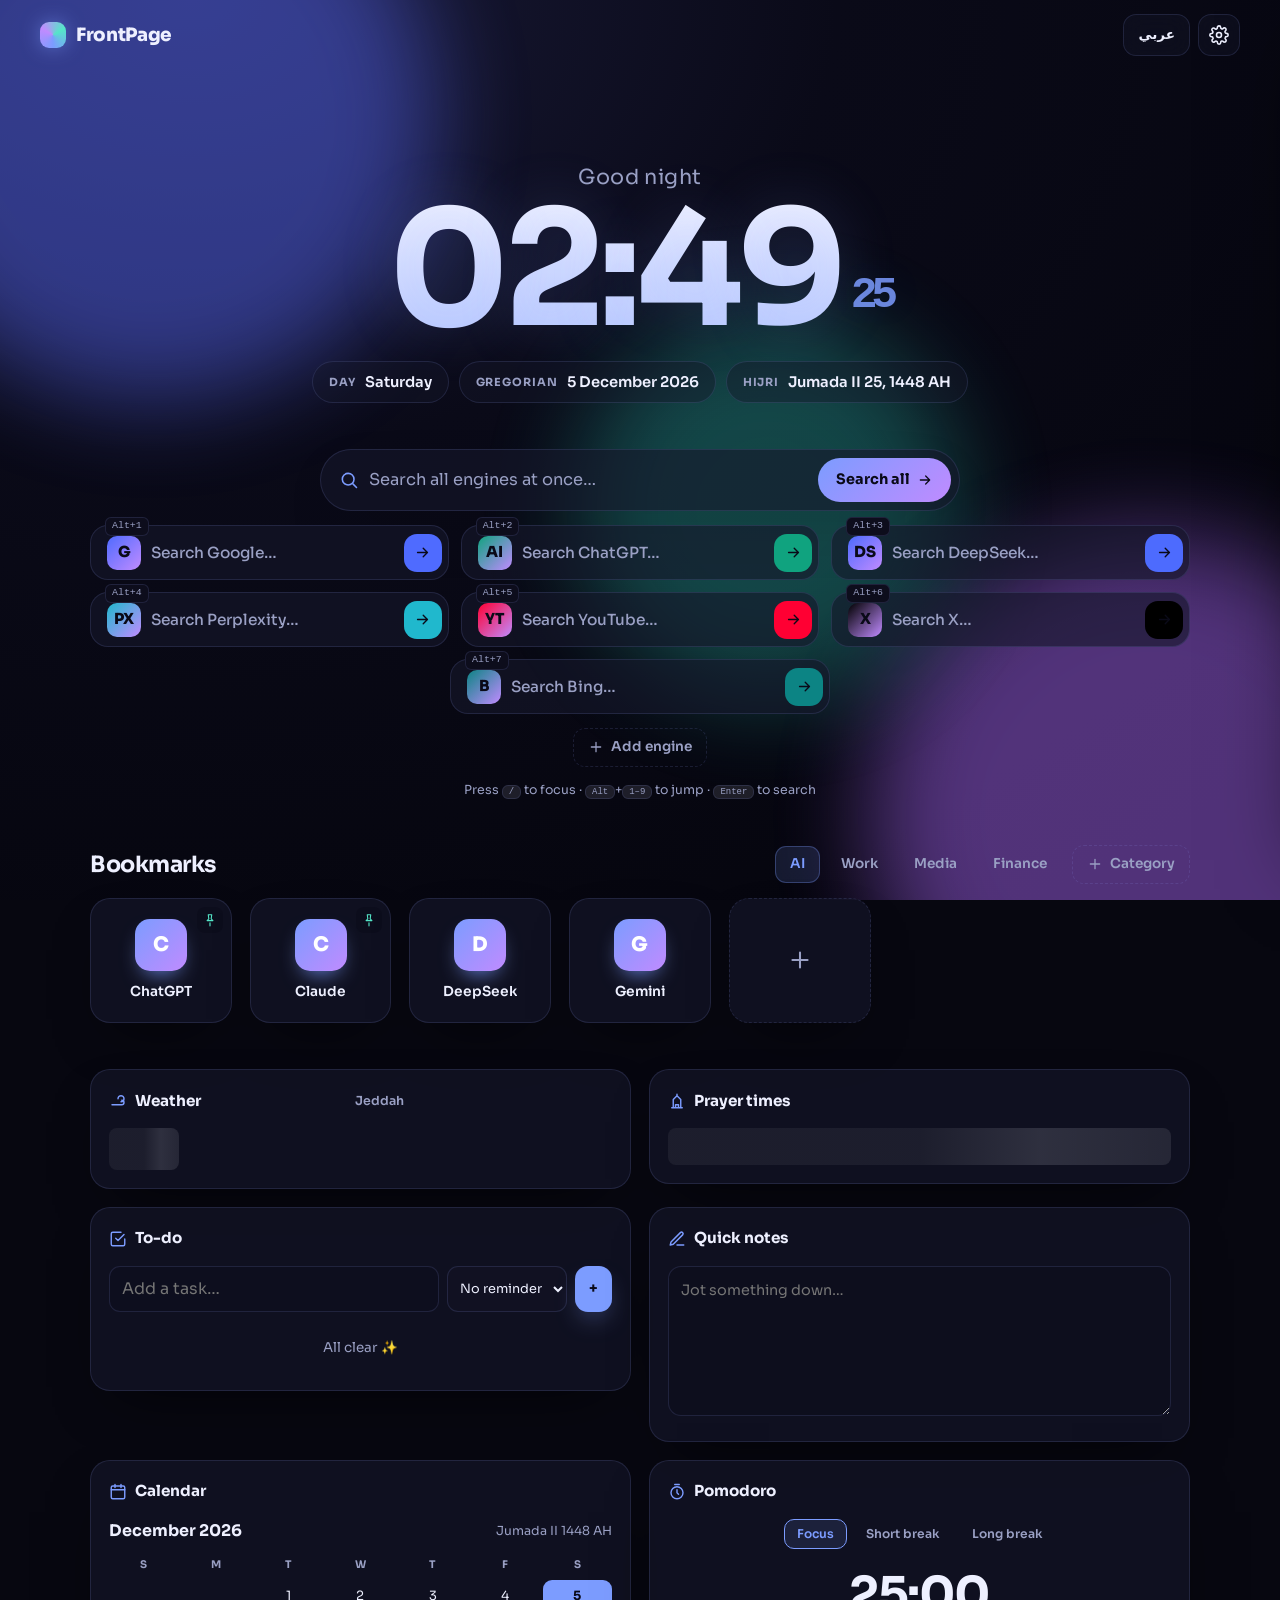
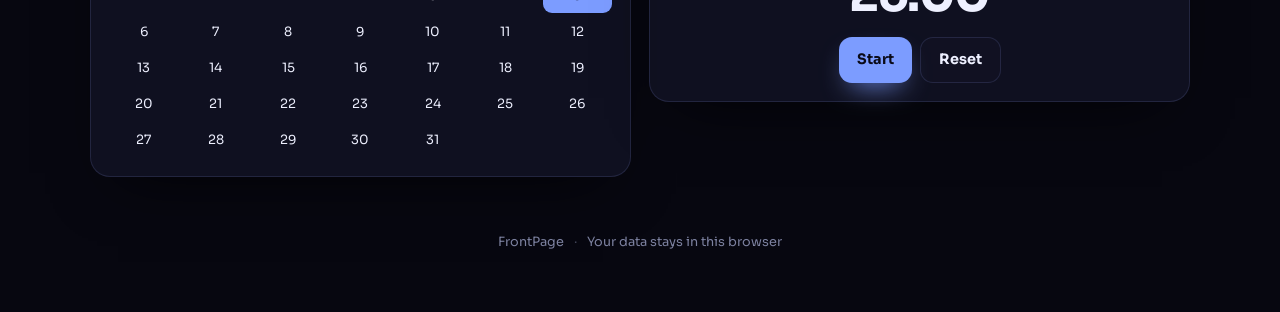
<file: index.html>
<!DOCTYPE html>
<html lang="en" dir="ltr" data-theme="aurora">
<head>
  <meta charset="UTF-8" />
  <meta name="viewport" content="width=device-width, initial-scale=1.0, viewport-fit=cover" />
  <meta name="description" content="FrontPage — a premium, customizable browser start page with multi-search, smart bookmarks, widgets and themes." />
  <meta name="theme-color" content="#0a0a0f" />
  <title>FrontPage · Start Page</title>


  <link rel="preconnect" href="https://fonts.googleapis.com" />
  <link rel="preconnect" href="https://fonts.gstatic.com" crossorigin />
  <link href="https://fonts.googleapis.com/css2?family=Sora:wght@400;600;700;800&family=IBM+Plex+Sans+Arabic:wght@400;500;600;700&display=swap" rel="stylesheet" />

  <style>
/* css/variables.css */
/* ============================================================
   variables.css — design tokens + theme palettes
   ============================================================ */
:root{
  --font-display:"Sora", system-ui, sans-serif;
  --font-ui:"Sora", system-ui, sans-serif;
  --font-mono:ui-monospace, "SF Mono", Menlo, monospace;
  --font-ar:"IBM Plex Sans Arabic", system-ui, sans-serif;

  --r-xs:10px; --r-sm:14px; --r-md:20px; --r-lg:28px; --r-xl:36px;
  --gap:18px;
  --maxw:1180px;

  /* user-tunable (overridden live by JS) */
  --user-accent:initial;
  --glass-blur:18px;
  --card-alpha:1;
  --bg-blur:0px;
  --bg-bright:1;
  --bg-sat:1;
  --bg-image:none;
  --radius-scale:1;

  --ease:cubic-bezier(.2,.8,.2,1);
  --ease-out:cubic-bezier(.16,1,.3,1);
}

/* ---------- Aurora (signature default) ---------- */
[data-theme="aurora"]{
  --bg:#070710; --bg-2:#0d0d1c;
  --fg:#eef0ff; --muted:#9aa0c4;
  --card:rgba(22,23,42,.62); --card-brd:rgba(150,160,255,.14);
  --card-hover:rgba(34,36,64,.78);
  --accent:#7c9cff; --accent-2:#c08bff; --accent-3:#54e6c8;
  --shadow:0 24px 60px -28px rgba(0,0,0,.8);
  --grad:radial-gradient(120% 120% at 15% 0%,#1a1b3a 0%,#0a0a18 42%,#05050d 100%);
  --orb-1:#5b6cff; --orb-2:#b06bff; --orb-3:#2fd9c0;
  --glass-blur:20px; --on-accent:#0a0a18;
}
/* ---------- Light ---------- */
[data-theme="light"]{
  --bg:#f4f5fb; --bg-2:#ffffff;
  --fg:#1a1c2c; --muted:#6b7090;
  --card:rgba(255,255,255,.78); --card-brd:rgba(20,24,60,.08);
  --card-hover:rgba(255,255,255,.95);
  --accent:#4f6bff; --accent-2:#8b5cf6; --accent-3:#0fb39a;
  --shadow:0 22px 50px -26px rgba(40,50,120,.4);
  --grad:radial-gradient(120% 120% at 12% 0%,#eef1ff 0%,#f5f6fc 50%,#eceefb 100%);
  --orb-1:#9db4ff; --orb-2:#d7b8ff; --orb-3:#9fe9da;
  --glass-blur:16px; --on-accent:#fff;
}
/* ---------- Dark ---------- */
[data-theme="dark"]{
  --bg:#0f1117; --bg-2:#161a24;
  --fg:#e7ebf5; --muted:#8b93a7;
  --card:rgba(26,30,42,.7); --card-brd:rgba(255,255,255,.08);
  --card-hover:rgba(34,40,56,.85);
  --accent:#5e9bff; --accent-2:#7c8cff; --accent-3:#36d39a;
  --shadow:0 24px 56px -28px rgba(0,0,0,.75);
  --grad:radial-gradient(120% 120% at 15% 0%,#1a1f2e 0%,#10131b 55%,#0b0d13 100%);
  --orb-1:#3d6fe0; --orb-2:#6f6fe0; --orb-3:#2bb98a;
  --glass-blur:16px; --on-accent:#0b0d13;
}
/* ---------- AMOLED ---------- */
[data-theme="amoled"]{
  --bg:#000000; --bg-2:#050505;
  --fg:#f2f2f2; --muted:#7d7d85;
  --card:rgba(14,14,16,.82); --card-brd:rgba(255,255,255,.07);
  --card-hover:rgba(22,22,26,.92);
  --accent:#00e0b8; --accent-2:#4f8bff; --accent-3:#ff5fa8;
  --shadow:0 20px 50px -26px rgba(0,0,0,1);
  --grad:radial-gradient(120% 120% at 50% -10%,#0a0a0a 0%,#000 60%);
  --orb-1:#00e0b8; --orb-2:#1a3aff; --orb-3:#ff2f8a;
  --glass-blur:10px; --on-accent:#000;
}
/* ---------- Glassmorphism ---------- */
[data-theme="glass"]{
  --bg:#1c2540; --bg-2:#26345c;
  --fg:#f6f8ff; --muted:#c2cbe8;
  --card:rgba(255,255,255,.12); --card-brd:rgba(255,255,255,.28);
  --card-hover:rgba(255,255,255,.2);
  --accent:#8fd0ff; --accent-2:#ff9ad5; --accent-3:#a7ffce;
  --shadow:0 28px 64px -26px rgba(10,20,60,.6);
  --grad:linear-gradient(135deg,#3a2b6e 0%,#26527e 45%,#2b8a9c 100%);
  --orb-1:#7ab8ff; --orb-2:#ff86c8; --orb-3:#7dffc0;
  --glass-blur:26px; --card-alpha:1; --on-accent:#10183a;
}
/* ---------- Cyberpunk ---------- */
[data-theme="cyber"]{
  --bg:#0a0014; --bg-2:#15002b;
  --fg:#f7e9ff; --muted:#b07fd6;
  --card:rgba(28,4,48,.66); --card-brd:rgba(255,46,180,.35);
  --card-hover:rgba(42,6,72,.82);
  --accent:#ff2ea6; --accent-2:#00f0ff; --accent-3:#ffd23f;
  --shadow:0 24px 60px -24px rgba(255,46,166,.35);
  --grad:radial-gradient(120% 120% at 80% 0%,#2a0040 0%,#10001f 50%,#06000c 100%);
  --orb-1:#ff2ea6; --orb-2:#00f0ff; --orb-3:#9d00ff;
  --glass-blur:14px; --on-accent:#0a0014;
}
/* ---------- Minimal ---------- */
[data-theme="minimal"]{
  --bg:#fafafa; --bg-2:#ffffff;
  --fg:#161616; --muted:#777;
  --card:rgba(255,255,255,.9); --card-brd:rgba(0,0,0,.1);
  --card-hover:#fff;
  --accent:#222; --accent-2:#555; --accent-3:#888;
  --shadow:0 14px 36px -22px rgba(0,0,0,.35);
  --grad:linear-gradient(180deg,#fbfbfb,#f3f3f3);
  --orb-1:#e6e6e6; --orb-2:#ededed; --orb-3:#f0f0f0;
  --glass-blur:8px; --on-accent:#fff;
}
/* ---------- Luxury ---------- */
[data-theme="luxury"]{
  --bg:#0c0a06; --bg-2:#15110a;
  --fg:#f4ecd8; --muted:#a89878;
  --card:rgba(28,23,12,.66); --card-brd:rgba(212,175,90,.28);
  --card-hover:rgba(40,33,18,.82);
  --accent:#d4af5a; --accent-2:#caa24b; --accent-3:#e7d9a8;
  --shadow:0 26px 60px -26px rgba(0,0,0,.85);
  --grad:radial-gradient(120% 120% at 20% 0%,#241c0e 0%,#120e07 55%,#0a0805 100%);
  --orb-1:#d4af5a; --orb-2:#8a6d2c; --orb-3:#e7d9a8;
  --glass-blur:16px; --on-accent:#15110a;
}

/* ---------- Midnight Blue ---------- */
[data-theme="midnight"]{
  --bg:#070d1f; --bg-2:#0c1530;
  --fg:#e6ecff; --muted:#8a98c8;
  --card:rgba(16,26,56,.66); --card-brd:rgba(110,150,255,.18);
  --card-hover:rgba(24,38,76,.84);
  --accent:#4d8dff; --accent-2:#6f6bff; --accent-3:#35c6e0;
  --shadow:0 26px 60px -28px rgba(0,8,40,.9);
  --grad:radial-gradient(120% 120% at 25% 0%,#10224d 0%,#0a1430 50%,#050a1c 100%);
  --orb-1:#2f5cff; --orb-2:#5b6bff; --orb-3:#23a9d6;
  --glass-blur:18px; --on-accent:#050a1c;
}
/* ---------- Vision Pro ---------- */
[data-theme="vision"]{
  --bg:#1a1d27; --bg-2:#242833;
  --fg:#f4f6fc; --muted:#b6bccf;
  --card:rgba(255,255,255,.1); --card-brd:rgba(255,255,255,.22);
  --card-hover:rgba(255,255,255,.17);
  --accent:#aab4ff; --accent-2:#ffc4e6; --accent-3:#a9f0e0;
  --shadow:0 30px 70px -30px rgba(0,0,0,.55);
  --grad:radial-gradient(130% 130% at 50% -10%,#34384a 0%,#20232f 55%,#15171f 100%);
  --orb-1:#9aa6ff; --orb-2:#ffb0dd; --orb-3:#9bf0df;
  --glass-blur:30px; --on-accent:#1a1d27;
}

/* accent override hook */
:root[style*="--user-accent"] [data-accent-target]{ }

/* css/base.css */
/* ============================================================
   base.css — reset, layout shell, background system
   ============================================================ */
*,*::before,*::after{box-sizing:border-box;margin:0;padding:0}
html{ -webkit-text-size-adjust:100%; scroll-behavior:smooth; }
body{
  font-family:var(--font-ui);
  color:var(--fg);
  background:var(--bg);
  min-height:100vh; min-height:100dvh;
  overflow-x:hidden;
  line-height:1.5;
  -webkit-font-smoothing:antialiased;
  transition:color .4s var(--ease), background .4s var(--ease);
}
html[dir="rtl"] body{ font-family:var(--font-ar); }
html[dir="rtl"] .clock,html[dir="rtl"] .greeting{ font-family:var(--font-display); }

button,input,textarea,select{ font:inherit; color:inherit; }
button{ cursor:pointer; background:none; border:none; }
a{ color:inherit; text-decoration:none; }
.ic{ width:20px;height:20px;fill:none;stroke:currentColor;stroke-width:1.9;stroke-linecap:round;stroke-linejoin:round; }
kbd{
  font-family:var(--font-mono); font-size:.72em; padding:1px 6px; border-radius:6px;
  background:color-mix(in srgb,var(--fg) 10%,transparent); border:1px solid var(--card-brd);
}
::selection{ background:color-mix(in srgb,var(--accent) 40%,transparent); }

/* ---------- background stack ---------- */
.bg-stack{ position:fixed; inset:0; z-index:-1; overflow:hidden; }
.bg-layer{ position:absolute; inset:0; }
.bg-gradient{
  background:var(--grad);
  filter:blur(var(--bg-blur)) brightness(var(--bg-bright)) saturate(var(--bg-sat));
  transition:background .6s var(--ease), filter .4s var(--ease);
}
.bg-image{
  background-image:var(--bg-image); background-size:cover; background-position:center;
  filter:blur(var(--bg-blur)) brightness(var(--bg-bright)) saturate(var(--bg-sat));
  transform:scale(1.06);
  transition:filter .4s var(--ease), opacity .6s var(--ease);
}
/* ---------- animated backgrounds ---------- */
.bg-gradient.anim-aurora{
  background:linear-gradient(125deg,#0a0a1f,#1b2a6b,#0d6e7a,#5b2a8a,#0a0a1f);
  background-size:400% 400%; animation:auroraShift 26s ease infinite;
}
.bg-gradient.anim-space{
  background:radial-gradient(130% 130% at 50% 10%,#1a1140,#0a0a22 45%,#04040c),
             radial-gradient(60% 60% at 80% 20%,rgba(120,90,255,.25),transparent);
  background-size:160% 160%, 100% 100%; animation:spaceDrift 40s ease infinite;
}
.bg-gradient.anim-cyber{
  background:linear-gradient(125deg,#12002b,#ff2ea6,#00f0ff,#12002b);
  background-size:400% 400%; animation:auroraShift 18s linear infinite;
}
.bg-gradient.anim-nature{
  background:linear-gradient(125deg,#0b2515,#1f6f4a,#3fa66f,#0d3a22,#0b2515);
  background-size:400% 400%; animation:auroraShift 30s ease infinite;
}
/* ---------- mouse-follow glow ---------- */
.bg-glow{
  position:absolute; width:460px; height:460px; left:0; top:0; border-radius:50%;
  background:radial-gradient(circle, color-mix(in srgb, var(--accent) 38%, transparent), transparent 62%);
  filter:blur(34px); opacity:0; pointer-events:none; transform:translate(-50%,-50%);
  transition:opacity .5s var(--ease); mix-blend-mode:screen; will-change:transform;
}
.bg-particles{ width:100%;height:100%; opacity:.7; }
.bg-grain{
  position:absolute; inset:-50%; opacity:.05; pointer-events:none; mix-blend-mode:overlay;
  background-image:url("data:image/svg+xml,%3Csvg xmlns='http://www.w3.org/2000/svg' width='120' height='120'%3E%3Cfilter id='n'%3E%3CfeTurbulence type='fractalNoise' baseFrequency='.9' numOctaves='2'/%3E%3C/filter%3E%3Crect width='100%25' height='100%25' filter='url(%23n)'/%3E%3C/svg%3E");
}
.bg-orb{
  position:absolute; width:44vmax; height:44vmax; border-radius:50%;
  filter:blur(48px); opacity:.45; pointer-events:none; will-change:transform; transform:translateZ(0);
}
.orb-1{ background:var(--orb-1); top:-18%; left:-10%; animation:drift1 34s var(--ease) infinite alternate; }
.orb-2{ background:var(--orb-2); bottom:-22%; right:-12%; animation:drift2 40s var(--ease) infinite alternate; }
.orb-3{ background:var(--orb-3); top:35%; right:25%; width:30vmax; height:30vmax; opacity:.3; }
[data-theme="minimal"] .bg-orb{ opacity:.22; filter:blur(60px); }
[data-theme="light"] .bg-orb{ opacity:.32; }

/* ---------- layout shell ---------- */
.topbar{
  position:static; z-index:60;
  display:flex; align-items:center; justify-content:space-between;
  padding:14px clamp(16px,4vw,40px);
  background:transparent;
  border-bottom:1px solid transparent;
}
.brand{ display:flex; align-items:center; gap:10px; font-weight:800; letter-spacing:-.02em; }
.brand-glyph{
  width:26px;height:26px;border-radius:9px;
  background:conic-gradient(from 180deg,var(--accent),var(--accent-2),var(--accent-3),var(--accent));
  box-shadow:0 0 22px -4px var(--accent);
}
.brand-name{ font-family:var(--font-display); font-size:1.15rem; }
.topbar-actions{ display:flex; gap:8px; align-items:center; }

.stage{
  max-width:var(--maxw); margin:0 auto;
  padding:clamp(20px,4vw,56px) clamp(16px,4vw,40px) 60px;
  display:flex; flex-direction:column; gap:clamp(28px,4vw,46px);
}

.foot{
  display:flex; gap:10px; align-items:center; justify-content:center;
  color:var(--muted); font-size:.8rem; padding-top:10px; opacity:.8;
}
.foot .dot{ opacity:.5; }

/* boot screen */
.boot{
  position:fixed; inset:0; z-index:200; display:grid; place-content:center; gap:18px;
  background:var(--bg); transition:opacity .5s var(--ease), visibility .5s;
}
.boot.gone{ opacity:0; visibility:hidden; }
.boot-mark{ display:flex; gap:8px; justify-self:center; }
.boot-mark span{ width:12px;height:12px;border-radius:50%; background:var(--accent); animation:bounce 1s var(--ease) infinite; }
.boot-mark span:nth-child(2){ background:var(--accent-2); animation-delay:.15s; }
.boot-mark span:nth-child(3){ background:var(--accent-3); animation-delay:.3s; }
.boot-text{ font-family:var(--font-display); letter-spacing:.3em; text-transform:uppercase; color:var(--muted); font-size:.8rem; text-align:center; }

@media (max-width:560px){
  .brand-name{ display:none; }
  .stage{ gap:26px; }
}
@media (prefers-reduced-motion:reduce){
  *{ animation-duration:.001ms!important; transition-duration:.06s!important; }
  .bg-orb{ animation:none; }
}

/* ---------- low-motion / performance mode ---------- */
html.low-motion .bg-orb{ animation:none; }
html.low-motion .bg-glow,
html.low-motion #particles,
html.low-motion .bg-grain{ display:none !important; }
html.low-motion .widget,
html.low-motion .glass,
html.low-motion .engine,
html.low-motion .search-all,
html.low-motion .topbar{ -webkit-backdrop-filter:none !important; backdrop-filter:none !important; }
html.low-motion .widget,
html.low-motion .bm-card,
html.low-motion .engine{ transition:none !important; }
html.low-motion .widget:hover,
html.low-motion .bm-card:hover{ transform:none !important; }
html.low-motion *{ animation-duration:.001s !important; }

/* css/components.css */
/* ============================================================
   components.css — hero, search, bookmarks, widgets, drawer, modal
   ============================================================ */

/* shared glass surface */
.glass{
  background:color-mix(in srgb, var(--card) calc(var(--card-alpha)*100%), transparent);
  border:1px solid var(--card-brd);
  -webkit-backdrop-filter:blur(var(--glass-blur));
  backdrop-filter:blur(var(--glass-blur));
  box-shadow:var(--shadow);
}

/* buttons */
.icon-btn{
  width:42px;height:42px;border-radius:13px; display:grid;place-items:center;
  color:var(--fg); border:1px solid var(--card-brd);
  background:color-mix(in srgb,var(--card) 70%,transparent);
  -webkit-backdrop-filter:blur(12px); backdrop-filter:blur(12px);
  transition:transform .25s var(--ease), background .25s, border-color .25s, color .25s;
}
.icon-btn:hover{ transform:translateY(-2px); border-color:var(--accent); color:var(--accent); }
.icon-btn:active{ transform:translateY(0) scale(.96); }
#langToggle{ width:auto; padding:0 14px; font-weight:700; font-size:.85rem; }

.ghost-btn{
  display:inline-flex; align-items:center; gap:7px; padding:8px 14px; border-radius:12px;
  border:1px dashed var(--card-brd); color:var(--muted); font-weight:600; font-size:.85rem;
  transition:.25s var(--ease);
}
.ghost-btn:hover{ color:var(--accent); border-color:var(--accent); transform:translateY(-1px); }
.ghost-btn .ic{ width:16px;height:16px; }

.btn{
  display:inline-flex; align-items:center; justify-content:center; gap:8px;
  padding:11px 18px; border-radius:13px; font-weight:700; font-size:.9rem;
  transition:transform .2s var(--ease), filter .2s, box-shadow .2s;
}
.btn-primary{ background:var(--accent); color:var(--on-accent); box-shadow:0 12px 28px -12px var(--accent); }
.btn-primary:hover{ transform:translateY(-2px); filter:brightness(1.06); }
.btn-soft{ border:1px solid var(--card-brd); color:var(--fg); background:color-mix(in srgb,var(--card) 60%,transparent); }
.btn-soft:hover{ border-color:var(--accent); color:var(--accent); }
.btn-danger{ border:1px solid color-mix(in srgb,#ff5470 50%,transparent); color:#ff7088; }
.btn-danger:hover{ background:color-mix(in srgb,#ff5470 16%,transparent); }

/* ---------------- HERO ---------------- */
.hero{ text-align:center; padding-top:clamp(8px,4vw,40px); }
.greeting{ font-family:var(--font-display); color:var(--muted); font-size:clamp(1rem,2vw,1.3rem); letter-spacing:.02em; margin-bottom:6px; }
.clock{
  font-family:var(--font-display); font-weight:700; letter-spacing:-.04em; line-height:.9;
  font-size:clamp(4.2rem,16vw,10rem);
  background:linear-gradient(180deg,var(--fg),color-mix(in srgb,var(--fg) 55%,var(--accent)));
  -webkit-background-clip:text; background-clip:text; color:transparent;
  display:inline-flex; align-items:baseline; gap:.06em;
  text-shadow:0 0 60px color-mix(in srgb,var(--accent) 20%,transparent);
}
.clock-sec{
  font-size:.28em; -webkit-text-fill-color:var(--accent); color:var(--accent);
  font-family:var(--font-mono); font-weight:600; transform:translateY(-.4em); opacity:.85;
}
.dates{ display:flex; flex-wrap:wrap; gap:10px; justify-content:center; margin-top:18px; }
.date-pill{
  display:flex; align-items:center; gap:9px; padding:9px 16px; border-radius:999px;
  background:color-mix(in srgb,var(--card) 70%,transparent); border:1px solid var(--card-brd);
  -webkit-backdrop-filter:blur(var(--glass-blur)); backdrop-filter:blur(var(--glass-blur));
  font-size:.92rem; font-weight:600; box-shadow:var(--shadow);
}
.date-key{ font-size:.7rem; text-transform:uppercase; letter-spacing:.08em; color:var(--muted); font-weight:700; }
html[dir="rtl"] .date-key{ letter-spacing:0; }

/* ---------------- SEARCH ---------------- */
.search-wrap{ display:flex; flex-direction:column; align-items:center; gap:14px; }
.search-rail{ display:flex; flex-wrap:wrap; gap:12px; justify-content:center; width:100%; }
.engine{
  position:relative; flex:1 1 280px; max-width:380px; min-width:240px;
  display:flex; align-items:center; gap:10px; padding:6px 6px 6px 16px;
  border-radius:18px;
  background:color-mix(in srgb,var(--card) calc(var(--card-alpha)*100%),transparent);
  border:1px solid var(--card-brd);
  -webkit-backdrop-filter:blur(var(--glass-blur)); backdrop-filter:blur(var(--glass-blur));
  box-shadow:var(--shadow);
  transition:transform .3s var(--ease-out), border-color .3s, box-shadow .3s;
}
html[dir="rtl"] .engine{ padding:6px 16px 6px 6px; }
.engine::after{
  content:""; position:absolute; inset:-1px; border-radius:inherit; padding:1px;
  background:linear-gradient(120deg,var(--accent),var(--accent-2));
  -webkit-mask:linear-gradient(#000 0 0) content-box,linear-gradient(#000 0 0);
  -webkit-mask-composite:xor; mask-composite:exclude;
  opacity:0; transition:opacity .3s; pointer-events:none;
}
.engine.focused{ transform:translateY(-3px); box-shadow:0 30px 60px -28px var(--accent); }
.engine.focused::after{ opacity:1; }
.engine-ico{
  width:34px;height:34px;border-radius:10px; display:grid;place-items:center; flex:none;
  font-weight:800; font-size:.95rem; color:var(--on-accent);
  background:linear-gradient(135deg,var(--accent),var(--accent-2));
}
.engine-ico img{ width:20px;height:20px;border-radius:5px; }
.engine input{
  flex:1; min-width:0; border:none; outline:none; background:none;
  font-size:.96rem; font-weight:500; padding:9px 0;
}
.engine input::placeholder{ color:var(--muted); }
.engine-go{
  width:38px;height:38px;border-radius:13px; flex:none; display:grid;place-items:center;
  background:var(--accent); color:var(--on-accent);
  transition:transform .2s var(--ease), filter .2s;
}
.engine-go:hover{ transform:scale(1.06); filter:brightness(1.08); }
.engine-kbd{ position:absolute; top:-9px; left:14px; font-size:.62rem; padding:1px 6px; border-radius:6px;
  background:var(--bg-2); border:1px solid var(--card-brd); color:var(--muted); font-family:var(--font-mono); }
html[dir="rtl"] .engine-kbd{ left:auto; right:14px; }
.engine-menu{ position:absolute; top:8px; right:54px; opacity:0; transition:.2s; }
html[dir="rtl"] .engine-menu{ right:auto; left:54px; }
.engine:hover .engine-menu{ opacity:.7; }
.engine-menu:hover{ opacity:1!important; }
.add-engine{ display:inline-flex; align-items:center; gap:7px; color:var(--muted); font-weight:600; font-size:.85rem; padding:8px 14px; border-radius:12px; border:1px dashed var(--card-brd); transition:.25s; }
.add-engine:hover{ color:var(--accent); border-color:var(--accent); }
.add-engine .ic{ width:16px;height:16px; }
.search-hint{ color:var(--muted); font-size:.78rem; }

/* ---------------- BOOKMARKS ---------------- */
.section-head{ display:flex; align-items:center; justify-content:space-between; gap:14px; flex-wrap:wrap; margin-bottom:14px; }
.section-head h2{ font-family:var(--font-display); font-size:1.4rem; letter-spacing:-.02em; }
.section-tools{ display:flex; align-items:center; gap:10px; flex-wrap:wrap; }
.cat-tabs{ display:flex; gap:6px; flex-wrap:wrap; }
.cat-tab{
  padding:7px 14px; border-radius:11px; font-weight:600; font-size:.85rem; color:var(--muted);
  border:1px solid transparent; transition:.2s var(--ease); white-space:nowrap;
}
.cat-tab:hover{ color:var(--fg); background:color-mix(in srgb,var(--card) 60%,transparent); }
.cat-tab.active{ color:var(--accent); background:color-mix(in srgb,var(--accent) 14%,transparent); border-color:color-mix(in srgb,var(--accent) 30%,transparent); }

.bm-grid{ display:grid; grid-template-columns:repeat(auto-fill,minmax(140px,1fr)); gap:var(--gap); }
.bm-grid.list{ grid-template-columns:1fr; }

.bm-card{
  position:relative; display:flex; flex-direction:column; align-items:center; gap:11px;
  padding:20px 14px; border-radius:var(--r-md);
  background:color-mix(in srgb,var(--card) calc(var(--card-alpha)*100%),transparent);
  border:1px solid var(--card-brd);
  -webkit-backdrop-filter:blur(var(--glass-blur)); backdrop-filter:blur(var(--glass-blur));
  box-shadow:var(--shadow);
  transition:transform .3s var(--ease-out), border-color .3s, box-shadow .3s, background .3s;
  cursor:pointer; text-align:center;
}
.bm-card:hover{ transform:translateY(-5px); border-color:color-mix(in srgb,var(--accent) 50%,transparent); background:var(--card-hover); box-shadow:0 30px 60px -30px var(--accent); }
.bm-ico{
  width:52px;height:52px;border-radius:15px; display:grid;place-items:center; flex:none;
  font-weight:800; font-size:1.25rem; color:#fff; overflow:hidden;
  background:linear-gradient(135deg,var(--accent),var(--accent-2));
  box-shadow:0 10px 22px -10px var(--accent);
}
.bm-ico img{ width:30px;height:30px;object-fit:contain; }
.bm-title{ font-size:.86rem; font-weight:600; max-width:100%; overflow:hidden; text-overflow:ellipsis; white-space:nowrap; }
.bm-host{ font-size:.7rem; color:var(--muted); }
.bm-pin{
  position:absolute; top:8px; right:8px; width:26px;height:26px; border-radius:8px;
  display:grid;place-items:center; opacity:0; color:var(--muted);
  background:color-mix(in srgb,var(--bg-2) 70%,transparent); transition:.2s;
}
html[dir="rtl"] .bm-pin{ right:auto; left:8px; }
.bm-card:hover .bm-pin{ opacity:1; }
.bm-pin.on{ opacity:1; color:var(--accent-3); }
.bm-pin .ic{ width:14px;height:14px; }
.bm-edit{ position:absolute; top:8px; left:8px; width:26px;height:26px;border-radius:8px; display:grid;place-items:center; opacity:0; color:var(--muted); background:color-mix(in srgb,var(--bg-2) 70%,transparent); transition:.2s; }
html[dir="rtl"] .bm-edit{ left:auto; right:8px; }
.bm-card:hover .bm-edit{ opacity:1; }
.bm-edit .ic{ width:13px;height:13px; }
.bm-card.dragging{ opacity:.4; transform:scale(.96); }
.bm-card.drag-over{ border-color:var(--accent); }

/* list view */
.bm-grid.list .bm-card{ flex-direction:row; justify-content:flex-start; gap:14px; padding:12px 16px; text-align:left; }
html[dir="rtl"] .bm-grid.list .bm-card{ text-align:right; }
.bm-grid.list .bm-ico{ width:40px;height:40px;border-radius:12px;font-size:1rem; }
.bm-grid.list .bm-ico img{ width:22px;height:22px; }
.bm-grid.list .bm-meta{ display:flex; flex-direction:column; min-width:0; }
.bm-grid.list .bm-title{ white-space:normal; }

.bm-add{ border-style:dashed; color:var(--muted); justify-content:center; min-height:120px; }
.bm-add:hover{ color:var(--accent); }
.bm-add .ic{ width:26px;height:26px; }

.bm-empty{ color:var(--muted); text-align:center; padding:30px; font-size:.9rem; grid-column:1/-1; }

/* ---------------- WIDGETS ---------------- */
.widgets{ display:grid; grid-template-columns:repeat(4,minmax(0,1fr)); gap:var(--gap); align-items:start; }
.widget.size-sm{ grid-column:span 1; }
.widget.size-md{ grid-column:span 2; }
.widget.size-lg{ grid-column:span 4; }
.widget{
  border-radius:var(--r-md); padding:18px;
  background:color-mix(in srgb,var(--card) calc(var(--card-alpha)*100%),transparent);
  border:1px solid var(--card-brd);
  -webkit-backdrop-filter:blur(var(--glass-blur)); backdrop-filter:blur(var(--glass-blur));
  box-shadow:var(--shadow); transition:transform .3s var(--ease-out), border-color .3s;
}
.widget:hover{ transform:translateY(-3px); }
.widget-head{ display:flex; align-items:center; justify-content:space-between; margin-bottom:14px; }
.widget-head h3{ font-size:.95rem; font-weight:700; display:flex; align-items:center; gap:8px; }
.widget-head .ic{ width:18px;height:18px; color:var(--accent); }
.widget-head .w-act{ color:var(--muted); font-size:.78rem; font-weight:600; }
.widget-head .w-act:hover{ color:var(--accent); }

/* weather */
.wx-now{ display:flex; align-items:center; gap:14px; }
.wx-temp{ font-family:var(--font-display); font-size:2.6rem; font-weight:700; line-height:1; }
.wx-ico{ font-size:2.4rem; }
.wx-meta{ color:var(--muted); font-size:.84rem; }
.wx-row{ display:flex; gap:8px; margin-top:14px; }
.wx-day{ flex:1; text-align:center; padding:10px 4px; border-radius:12px; background:color-mix(in srgb,var(--card) 50%,transparent); font-size:.74rem; }
.wx-day b{ display:block; font-size:1rem; margin-top:3px; }

/* todo */
.todo-input{ display:flex; gap:8px; margin-bottom:12px; }
.todo-input input{ flex:1; padding:10px 12px; border-radius:11px; border:1px solid var(--card-brd); background:color-mix(in srgb,var(--bg-2) 50%,transparent); outline:none; }
.todo-input input:focus{ border-color:var(--accent); }
.todo-list{ display:flex; flex-direction:column; gap:7px; max-height:240px; overflow:auto; }
.todo-item{ display:flex; align-items:center; gap:10px; padding:8px 10px; border-radius:11px; background:color-mix(in srgb,var(--card) 45%,transparent); }
.todo-check{ width:20px;height:20px;border-radius:7px; border:1.6px solid var(--muted); display:grid;place-items:center; flex:none; transition:.2s; }
.todo-check.done{ background:var(--accent); border-color:var(--accent); color:var(--on-accent); }
.todo-check .ic{ width:13px;height:13px; opacity:0; }
.todo-check.done .ic{ opacity:1; }
.todo-item span{ flex:1; font-size:.88rem; }
.todo-item.done span{ text-decoration:line-through; color:var(--muted); }
.todo-del{ color:var(--muted); opacity:0; transition:.2s; }
.todo-item:hover .todo-del{ opacity:1; }
.todo-del:hover{ color:#ff7088; }

/* notes */
.notes-area{ width:100%; min-height:150px; resize:vertical; border:1px solid var(--card-brd); border-radius:13px; padding:12px; background:color-mix(in srgb,var(--bg-2) 40%,transparent); outline:none; font-size:.9rem; line-height:1.6; }
.notes-area:focus{ border-color:var(--accent); }

/* pomodoro */
.pomo{ text-align:center; }
.pomo-time{ font-family:var(--font-display); font-size:3rem; font-weight:700; letter-spacing:-.03em; }
.pomo-modes{ display:flex; gap:6px; justify-content:center; margin:10px 0; }
.pomo-mode{ padding:5px 12px; border-radius:10px; font-size:.76rem; font-weight:600; color:var(--muted); border:1px solid transparent; }
.pomo-mode.active{ color:var(--accent); border-color:var(--accent); background:color-mix(in srgb,var(--accent) 12%,transparent); }
.pomo-ctrl{ display:flex; gap:8px; justify-content:center; margin-top:6px; }

/* calculator */
.calc-screen{ font-family:var(--font-mono); text-align:right; font-size:1.5rem; padding:10px 12px; border-radius:12px; background:color-mix(in srgb,var(--bg-2) 50%,transparent); border:1px solid var(--card-brd); margin-bottom:10px; min-height:46px; overflow:hidden; }
html[dir="rtl"] .calc-screen{ text-align:right; direction:ltr; }
.calc-grid{ display:grid; grid-template-columns:repeat(4,1fr); gap:7px; }
.calc-key{ padding:12px 0; border-radius:11px; font-weight:700; background:color-mix(in srgb,var(--card) 55%,transparent); border:1px solid var(--card-brd); transition:.15s; }
.calc-key:hover{ border-color:var(--accent); color:var(--accent); }
.calc-key.op{ color:var(--accent); }
.calc-key.eq{ background:var(--accent); color:var(--on-accent); grid-column:span 1; }

/* prayer */
.pray-list{ display:flex; flex-direction:column; gap:6px; }
.pray-row{ display:flex; justify-content:space-between; padding:8px 12px; border-radius:11px; font-size:.88rem; background:color-mix(in srgb,var(--card) 40%,transparent); }
.pray-row.next{ background:color-mix(in srgb,var(--accent) 16%,transparent); border:1px solid color-mix(in srgb,var(--accent) 30%,transparent); font-weight:700; }
.pray-row b{ font-family:var(--font-mono); }

/* world clock */
.wclock-list{ display:flex; flex-direction:column; gap:8px; }
.wclock-row{ display:flex; justify-content:space-between; align-items:center; padding:9px 12px; border-radius:11px; background:color-mix(in srgb,var(--card) 40%,transparent); }
.wclock-row .t{ font-family:var(--font-mono); font-weight:600; }
.wclock-row .z{ font-size:.78rem; color:var(--muted); }

/* crypto */
.crypto-list{ display:flex; flex-direction:column; gap:8px; }
.crypto-row{ display:flex; align-items:center; gap:10px; padding:9px 11px; border-radius:11px; background:color-mix(in srgb,var(--card) 40%,transparent); }
.crypto-row .sym{ font-weight:700; }
.crypto-row .px{ margin-left:auto; font-family:var(--font-mono); font-weight:600; }
html[dir="rtl"] .crypto-row .px{ margin-left:0; margin-right:auto; }
.chg{ font-size:.76rem; font-weight:700; padding:2px 7px; border-radius:7px; }
.chg.up{ color:#27d39a; background:color-mix(in srgb,#27d39a 14%,transparent); }
.chg.down{ color:#ff6b85; background:color-mix(in srgb,#ff6b85 14%,transparent); }

/* mini calendar */
.cal-head{ display:flex; justify-content:space-between; align-items:center; margin-bottom:10px; }
.cal-grid{ display:grid; grid-template-columns:repeat(7,1fr); gap:3px; text-align:center; }
.cal-grid .dow{ font-size:.66rem; color:var(--muted); font-weight:700; padding:4px 0; }
.cal-grid .cell{ font-size:.8rem; padding:7px 0; border-radius:9px; }
.cal-grid .cell.today{ background:var(--accent); color:var(--on-accent); font-weight:700; }
.cal-grid .cell.muted{ color:color-mix(in srgb,var(--muted) 60%,transparent); }

/* ---------------- DRAWER ---------------- */
.scrim,.modal-scrim{ position:fixed; inset:0; background:rgba(0,0,0,.5); backdrop-filter:blur(4px); opacity:0; visibility:hidden; transition:.3s var(--ease); z-index:90; }
.scrim.open,.modal-scrim.open{ opacity:1; visibility:visible; }
.drawer{
  position:fixed; top:0; right:0; height:100%; width:min(420px,92vw); z-index:100;
  background:color-mix(in srgb,var(--bg-2) 92%,transparent);
  -webkit-backdrop-filter:blur(24px); backdrop-filter:blur(24px);
  border-left:1px solid var(--card-brd); box-shadow:-30px 0 80px -40px rgba(0,0,0,.7);
  transform:translateX(105%); transition:transform .4s var(--ease-out);
  display:flex; flex-direction:column;
}
html[dir="rtl"] .drawer{ right:auto; left:0; border-left:none; border-right:1px solid var(--card-brd); transform:translateX(-105%); box-shadow:30px 0 80px -40px rgba(0,0,0,.7); }
.drawer.open{ transform:translateX(0); }
html[dir="rtl"] .drawer.open{ transform:translateX(0); }
.drawer-head{ display:flex; align-items:center; justify-content:space-between; padding:20px 22px 14px; }
.drawer-head h3{ font-family:var(--font-display); font-size:1.3rem; }
.drawer-tabs{ display:flex; gap:4px; padding:0 18px 12px; flex-wrap:wrap; }
.drawer-tabs button{ padding:8px 13px; border-radius:11px; font-weight:600; font-size:.82rem; color:var(--muted); transition:.2s; }
.drawer-tabs button:hover{ color:var(--fg); }
.drawer-tabs button.active{ color:var(--accent); background:color-mix(in srgb,var(--accent) 14%,transparent); }
.drawer-body{ flex:1; overflow:auto; padding:6px 22px 30px; }

.field{ margin-bottom:20px; }
.field > label{ display:block; font-weight:700; font-size:.82rem; margin-bottom:10px; }
.field .hint{ color:var(--muted); font-size:.76rem; margin-top:6px; }

.theme-row{ display:grid; grid-template-columns:repeat(4,1fr); gap:9px; }
.theme-chip{ aspect-ratio:1; border-radius:14px; border:2px solid transparent; position:relative; overflow:hidden; cursor:pointer; transition:.2s; }
.theme-chip:hover{ transform:translateY(-2px); }
.theme-chip.active{ border-color:var(--accent); box-shadow:0 0 0 3px color-mix(in srgb,var(--accent) 25%,transparent); }
.theme-chip span{ position:absolute; bottom:0; left:0; right:0; font-size:.6rem; text-align:center; padding:3px; background:rgba(0,0,0,.4); color:#fff; font-weight:700; }

.swatch-row{ display:flex; gap:9px; flex-wrap:wrap; }
.swatch{ width:34px;height:34px;border-radius:11px; border:2px solid transparent; cursor:pointer; transition:.2s; }
.swatch:hover{ transform:scale(1.1); }
.swatch.active{ border-color:var(--fg); box-shadow:0 0 0 2px var(--accent); }

.seg{ display:flex; gap:4px; padding:4px; border-radius:13px; background:color-mix(in srgb,var(--card) 50%,transparent); border:1px solid var(--card-brd); }
.seg button{ flex:1; padding:8px; border-radius:10px; font-weight:600; font-size:.8rem; color:var(--muted); transition:.2s; }
.seg button.active{ background:var(--accent); color:var(--on-accent); }

.slider{ width:100%; -webkit-appearance:none; height:6px; border-radius:99px; background:color-mix(in srgb,var(--fg) 16%,transparent); outline:none; }
.slider::-webkit-slider-thumb{ -webkit-appearance:none; width:18px;height:18px;border-radius:50%; background:var(--accent); cursor:pointer; box-shadow:0 2px 8px -1px var(--accent); }
.slider::-moz-range-thumb{ width:18px;height:18px;border-radius:50%; background:var(--accent); border:none; cursor:pointer; }

.grad-row{ display:grid; grid-template-columns:repeat(4,1fr); gap:9px; }
.grad-chip{ aspect-ratio:1.4; border-radius:13px; border:2px solid transparent; cursor:pointer; transition:.2s; }
.grad-chip:hover{ transform:translateY(-2px); }
.grad-chip.active{ border-color:var(--fg); box-shadow:0 0 0 2px var(--accent); }

.toggle-row{ display:flex; align-items:center; justify-content:space-between; padding:11px 0; border-bottom:1px solid color-mix(in srgb,var(--card-brd) 60%,transparent); }
.toggle-row:last-child{ border-bottom:none; }
.toggle-row .t-name{ font-weight:600; font-size:.9rem; }
.switch{ width:46px;height:26px;border-radius:99px; background:color-mix(in srgb,var(--fg) 18%,transparent); position:relative; transition:.25s; flex:none; }
.switch.on{ background:var(--accent); }
.switch::after{ content:""; position:absolute; top:3px; left:3px; width:20px;height:20px;border-radius:50%; background:#fff; transition:.25s var(--ease); }
.switch.on::after{ left:23px; }
html[dir="rtl"] .switch::after{ left:auto; right:3px; }
html[dir="rtl"] .switch.on::after{ right:23px; }

.upload-zone{ border:1.6px dashed var(--card-brd); border-radius:14px; padding:22px; text-align:center; color:var(--muted); font-size:.85rem; cursor:pointer; transition:.2s; }
.upload-zone:hover{ border-color:var(--accent); color:var(--accent); }

.data-actions{ display:flex; flex-direction:column; gap:10px; }

/* ---------------- MODAL ---------------- */
.modal-scrim{ display:grid; place-items:center; padding:20px; z-index:110; }
.modal{
  width:min(440px,100%); border-radius:var(--r-lg); padding:24px;
  background:color-mix(in srgb,var(--bg-2) 96%,transparent);
  border:1px solid var(--card-brd); box-shadow:0 40px 90px -40px rgba(0,0,0,.8);
  transform:scale(.94) translateY(10px); opacity:0; transition:.3s var(--ease-out);
}
.modal-scrim.open .modal{ transform:scale(1) translateY(0); opacity:1; }
.modal-head{ display:flex; align-items:center; justify-content:space-between; margin-bottom:18px; }
.modal-head h4{ font-family:var(--font-display); font-size:1.2rem; }
.modal-body label{ display:block; font-weight:700; font-size:.8rem; margin:14px 0 7px; }
.modal-body input,.modal-body select{ width:100%; padding:12px 14px; border-radius:12px; border:1px solid var(--card-brd); background:color-mix(in srgb,var(--bg) 50%,transparent); outline:none; transition:.2s; }
.modal-body input:focus,.modal-body select:focus{ border-color:var(--accent); }
.modal-actions{ display:flex; gap:10px; margin-top:22px; }
.modal-actions .btn{ flex:1; }

/* toast */
.toast{ position:fixed; bottom:26px; left:50%; transform:translateX(-50%) translateY(20px); z-index:160;
  padding:12px 20px; border-radius:13px; background:var(--bg-2); border:1px solid var(--card-brd);
  box-shadow:var(--shadow); font-weight:600; font-size:.88rem; opacity:0; visibility:hidden; transition:.3s var(--ease); }
.toast.show{ opacity:1; visibility:visible; transform:translateX(-50%) translateY(0); }

/* mobile */
@media (max-width:560px){
  .engine{ flex:1 1 100%; max-width:100%; }
  .theme-row{ grid-template-columns:repeat(3,1fr); }
  .widgets{ grid-template-columns:repeat(2,minmax(0,1fr)); }
  .widget.size-sm{ grid-column:span 1; }
  .widget.size-md, .widget.size-lg{ grid-column:span 2; }
  .bm-grid{ grid-template-columns:repeat(auto-fill,minmax(110px,1fr)); }
}

/* ---------- search suggestions ---------- */
.engine-sug{
  position:absolute; top:calc(100% + 8px); left:0; right:0; z-index:30;
  background:color-mix(in srgb,var(--card) 96%,var(--bg)); border:1px solid var(--card-brd);
  border-radius:16px; padding:6px; box-shadow:var(--shadow);
  -webkit-backdrop-filter:blur(calc(var(--glass-blur) + 6px)); backdrop-filter:blur(calc(var(--glass-blur) + 6px));
  animation:pop-in .18s var(--ease-out) both;
}
.engine-sug .sug-row{
  display:flex; align-items:center; gap:10px; width:100%; text-align:start;
  padding:9px 12px; border:none; background:none; color:var(--fg); cursor:pointer;
  border-radius:11px; font:inherit; font-size:.92rem;
}
.engine-sug .sug-row span{ overflow:hidden; text-overflow:ellipsis; white-space:nowrap; }
.engine-sug .sug-row:hover, .engine-sug .sug-row.active{ background:color-mix(in srgb,var(--accent) 16%,transparent); }
html[dir="rtl"] .engine-sug .sug-row{ text-align:right; }

/* ---------- folder view ---------- */
.bm-folders{ display:flex; flex-direction:column; gap:26px; }
.bm-folder-head{ display:flex; align-items:center; gap:10px; margin:0 4px 12px; }
.bm-folder-name{ font-family:var(--font-display); font-weight:700; font-size:1.05rem; letter-spacing:-.01em; }
.bm-folder-count{
  font:600 .72rem/1 var(--font-mono); color:var(--muted);
  background:color-mix(in srgb,var(--card) 80%,transparent); border:1px solid var(--card-brd);
  padding:3px 8px; border-radius:999px;
}

/* ---------- stocks widget ---------- */
.stk-group{ margin-bottom:14px; }
.stk-group:last-child{ margin-bottom:0; }
.stk-label{ font-size:.74rem; font-weight:700; color:var(--muted); margin:0 2px 8px; letter-spacing:.02em; }
.stk-boxes{ display:grid; grid-template-columns:repeat(2,1fr); gap:8px; }
.stk-box{
  display:flex; flex-direction:column; gap:3px; padding:10px 12px; border-radius:13px;
  background:color-mix(in srgb,var(--card) 50%,transparent); border:1px solid var(--card-brd);
  text-decoration:none; color:var(--fg); transition:transform .18s var(--ease), background .18s var(--ease);
}
.stk-box.link:hover{ transform:translateY(-2px); background:color-mix(in srgb,var(--accent) 14%,transparent); }
.stk-box.muted{ color:var(--muted); align-items:center; }
.stk-sym{ font-weight:700; font-size:.92rem; }
.stk-code{ font-size:.72rem; color:var(--muted); font-family:var(--font-mono); }
.stk-px{ font-family:var(--font-mono); font-weight:600; font-size:1.02rem; }
.stk-chg{ font-size:.74rem; font-weight:700; }
.stk-chg.up{ color:#27d39a; } .stk-chg.down{ color:#ff6b85; }
.stk-go{ font-size:.78rem; color:var(--accent); font-weight:600; }

/* ---------- widget tools (resize + drag) ---------- */
.w-tools{ display:flex; align-items:center; gap:2px; opacity:0; transition:opacity .2s var(--ease); }
.widget:hover .w-tools{ opacity:1; }
.w-tools button{ width:26px; height:26px; display:grid; place-items:center; border:none; background:none; color:var(--muted); border-radius:8px; cursor:pointer; }
.w-tools button:hover{ background:color-mix(in srgb,var(--accent) 16%,transparent); color:var(--accent); }
.w-drag{ cursor:grab; touch-action:none; }
.widget.w-dragging{ opacity:.45; transform:scale(.97); }
.widget.w-over{ outline:2px dashed var(--accent); outline-offset:3px; }
@media (hover:none){ .w-tools{ opacity:1; } }

/* ---------- todo reminder controls ---------- */
.todo-remind{
  border:1px solid var(--card-brd); background:color-mix(in srgb,var(--card) 60%,transparent);
  color:var(--fg); border-radius:11px; padding:0 8px; font:inherit; font-size:.8rem; cursor:pointer; max-width:34%;
}
.todo-bell{ font-size:.72rem; color:var(--accent); font-style:normal; margin-inline-start:6px; white-space:nowrap; }

/* ---------- drawer & modal inputs (clear, distinct fields) ---------- */
.drawer-body input[type="text"], .drawer-body input:not([type]),
.modal-body input[type="text"], .modal-body input:not([type]){
  width:100%; padding:11px 13px; border-radius:12px;
  border:1px solid var(--card-brd); background:color-mix(in srgb,var(--bg-2) 55%,transparent);
  color:var(--fg); font:inherit; font-size:.92rem; outline:none;
  transition:border-color .2s var(--ease), box-shadow .2s var(--ease);
}
.drawer-body input:focus, .modal-body input:focus{
  border-color:var(--accent); box-shadow:0 0 0 3px color-mix(in srgb,var(--accent) 22%,transparent);
}
.modal-body label, .drawer-body .field > label{ color:var(--fg); }

/* settings sub-section card to separate stock fields visually */
.set-card{
  margin-top:14px; padding:14px; border-radius:16px;
  background:color-mix(in srgb,var(--card) 45%,transparent); border:1px solid var(--card-brd);
}
.set-card .set-card-title{ font-weight:800; font-size:.9rem; margin-bottom:12px; display:flex; align-items:center; gap:8px; }
.set-card .field:last-child{ margin-bottom:0; }

/* ---------- search all (one box → all engines) ---------- */
.search-all{
  display:flex; align-items:center; gap:10px; width:min(640px,100%);
  padding:8px 8px 8px 18px; border-radius:999px;
  background:color-mix(in srgb,var(--card) calc(var(--card-alpha)*100%),transparent);
  border:1px solid var(--card-brd); box-shadow:var(--shadow);
  -webkit-backdrop-filter:blur(var(--glass-blur)); backdrop-filter:blur(var(--glass-blur));
  transition:transform .25s var(--ease), box-shadow .25s var(--ease), border-color .25s var(--ease);
}
.search-all.focused{ transform:translateY(-2px); border-color:var(--accent); box-shadow:0 26px 60px -30px var(--accent); }
.search-all-ico{ color:var(--accent); display:grid; place-items:center; }
.search-all-ico .ic{ width:20px; height:20px; }
.search-all input{
  flex:1; border:none; background:none; outline:none; color:var(--fg);
  font:inherit; font-size:1.02rem; min-width:0;
}
.search-all input::placeholder{ color:var(--muted); }
.search-all-go{
  display:inline-flex; align-items:center; gap:7px; white-space:nowrap;
  padding:11px 18px; border-radius:999px; border:none; cursor:pointer;
  font:inherit; font-weight:700; font-size:.9rem;
  color:var(--on-accent); background:linear-gradient(135deg,var(--accent),var(--accent-2));
  transition:transform .2s var(--ease), filter .2s var(--ease);
}
.search-all-go:hover{ transform:translateY(-1px); filter:brightness(1.08); }
.search-all-go .ic{ width:16px; height:16px; }
html[dir="rtl"] .search-all{ padding:8px 18px 8px 8px; }
html[dir="rtl"] .search-all-go .ic{ transform:scaleX(-1); }
@media (max-width:560px){ .search-all-go span{ display:none; } .search-all-go{ padding:11px 13px; } }

/* css/animations.css */
/* ============================================================
   animations.css — keyframes, entrance reveals, micro-interactions
   ============================================================ */
@keyframes drift1{ 0%{transform:translate(0,0) scale(1)} 100%{transform:translate(8vw,6vh) scale(1.15)} }
@keyframes drift2{ 0%{transform:translate(0,0) scale(1.1)} 100%{transform:translate(-7vw,-5vh) scale(1)} }
@keyframes drift3{ 0%{transform:translate(0,0)} 100%{transform:translate(-6vw,8vh)} }
@keyframes bounce{ 0%,100%{transform:translateY(0);opacity:.5} 50%{transform:translateY(-10px);opacity:1} }

@keyframes reveal-up{ from{opacity:0; transform:translateY(22px)} to{opacity:1; transform:translateY(0)} }
.reveal{ opacity:0; animation:reveal-up .8s var(--ease-out) forwards; animation-delay:var(--d,0s); }

@keyframes pop-in{ from{opacity:0; transform:scale(.9) translateY(10px)} to{opacity:1; transform:scale(1) translateY(0)} }
.bm-card,.widget{ animation:pop-in .5s var(--ease-out) backwards; }

@keyframes float-y{ 0%,100%{transform:translateY(0)} 50%{transform:translateY(-7px)} }
.brand-glyph{ animation:float-y 5s var(--ease) infinite; }

@keyframes shimmer{ 0%{background-position:-200% 0} 100%{background-position:200% 0} }
.skeleton{ background:linear-gradient(90deg,color-mix(in srgb,var(--fg) 6%,transparent) 25%,color-mix(in srgb,var(--fg) 14%,transparent) 37%,color-mix(in srgb,var(--fg) 6%,transparent) 63%); background-size:200% 100%; animation:shimmer 1.4s infinite; border-radius:8px; color:transparent!important; }

@keyframes pulse-ring{ 0%{box-shadow:0 0 0 0 color-mix(in srgb,var(--accent) 40%,transparent)} 100%{box-shadow:0 0 0 14px transparent} }
.pulse{ animation:pulse-ring 1.6s var(--ease) infinite; }

/* cyber glow flicker for the cyber theme clock */
[data-theme="cyber"] .clock{ animation:cyberglow 4s ease-in-out infinite; }
@keyframes cyberglow{ 0%,100%{filter:drop-shadow(0 0 10px color-mix(in srgb,var(--accent) 60%,transparent))} 50%{filter:drop-shadow(0 0 22px color-mix(in srgb,var(--accent-2) 70%,transparent))} }

/* glass reflection sweep on cards */
.bm-card::before,.widget::before{
  content:""; position:absolute; inset:0; border-radius:inherit; pointer-events:none;
  background:linear-gradient(120deg,transparent 30%,color-mix(in srgb,#fff 12%,transparent) 45%,transparent 60%);
  background-size:250% 100%; background-position:200% 0; opacity:0; transition:opacity .3s;
}
.widget{ position:relative; }
.bm-card:hover::before,.widget:hover::before{ opacity:1; animation:sweep 1s var(--ease) forwards; }
@keyframes sweep{ to{ background-position:-50% 0; } }
[data-theme="minimal"] .bm-card::before,[data-theme="minimal"] .widget::before{ display:none; }

/* ---------- animated background keyframes ---------- */
@keyframes auroraShift{
  0%{ background-position:0% 50%; }
  50%{ background-position:100% 50%; }
  100%{ background-position:0% 50%; }
}
@keyframes spaceDrift{
  0%{ background-position:0% 0%, 0 0; }
  50%{ background-position:100% 100%, 0 0; }
  100%{ background-position:0% 0%, 0 0; }
}
@media (prefers-reduced-motion: reduce){
  .bg-gradient[class*="anim-"]{ animation:none; }
  .bg-glow{ display:none; }
}

  </style>
</head>
<body>
  <!-- ===== Background layers ===== -->
  <div class="bg-stack" aria-hidden="true">
    <div id="bgImage" class="bg-layer bg-image"></div>
    <div id="bgGradient" class="bg-layer bg-gradient"></div>
    <canvas id="particles" class="bg-layer bg-particles"></canvas>
    <div class="bg-orb orb-1"></div>
    <div class="bg-orb orb-2"></div>
    <div class="bg-orb orb-3"></div>
    <div id="bgGlow" class="bg-layer bg-glow"></div>
    <div class="bg-grain"></div>
  </div>

  <!-- ===== Boot / loading ===== -->
  <div id="boot" class="boot">
    <div class="boot-mark"><span></span><span></span><span></span></div>
    <p class="boot-text">FrontPage</p>
  </div>

  <!-- ===== Top bar ===== -->
  <header class="topbar" id="topbar">
    <div class="brand">
      <div class="brand-glyph"></div>
      <span class="brand-name">FrontPage</span>
    </div>
    <div class="topbar-actions">
      <button class="icon-btn" id="langToggle" title="Language" aria-label="Toggle language"><span id="langLabel">عربي</span></button>
      <button class="icon-btn" id="openSettings" title="Settings" aria-label="Open settings">
        <svg viewBox="0 0 24 24" class="ic"><circle cx="12" cy="12" r="3"/><path d="M19.4 15a1.6 1.6 0 0 0 .3 1.8l.1.1a2 2 0 1 1-2.8 2.8l-.1-.1a1.6 1.6 0 0 0-1.8-.3 1.6 1.6 0 0 0-1 1.5V21a2 2 0 1 1-4 0v-.1a1.6 1.6 0 0 0-1-1.5 1.6 1.6 0 0 0-1.8.3l-.1.1a2 2 0 1 1-2.8-2.8l.1-.1a1.6 1.6 0 0 0 .3-1.8 1.6 1.6 0 0 0-1.5-1H3a2 2 0 1 1 0-4h.1a1.6 1.6 0 0 0 1.5-1 1.6 1.6 0 0 0-.3-1.8l-.1-.1a2 2 0 1 1 2.8-2.8l.1.1a1.6 1.6 0 0 0 1.8.3H9a1.6 1.6 0 0 0 1-1.5V3a2 2 0 1 1 4 0v.1a1.6 1.6 0 0 0 1 1.5 1.6 1.6 0 0 0 1.8-.3l.1-.1a2 2 0 1 1 2.8 2.8l-.1.1a1.6 1.6 0 0 0-.3 1.8V9a1.6 1.6 0 0 0 1.5 1H21a2 2 0 1 1 0 4h-.1a1.6 1.6 0 0 0-1.5 1z"/></svg>
      </button>
    </div>
  </header>

  <main class="stage">
    <!-- ===== Hero / clock ===== -->
    <section class="hero reveal" id="hero">
      <div class="greeting" id="greeting">Good evening</div>
      <h1 class="clock" id="clock"><span id="clockTime">--:--</span><span class="clock-sec" id="clockSec">00</span></h1>
      <div class="dates">
        <div class="date-pill"><span class="date-key" data-i18n="day">Day</span><span id="dayName">—</span></div>
        <div class="date-pill"><span class="date-key" data-i18n="gregorian">Gregorian</span><span id="gregDate">—</span></div>
        <div class="date-pill"><span class="date-key" data-i18n="hijri">Hijri</span><span id="hijriDate">—</span></div>
      </div>
    </section>

    <!-- ===== Search ===== -->
    <section class="search-wrap reveal" id="searchWrap" style="--d:.05s">
      <div class="search-all" id="searchAll">
        <span class="search-all-ico">
          <svg viewBox="0 0 24 24" class="ic"><circle cx="11" cy="11" r="7"/><path d="M21 21l-4.3-4.3"/></svg>
        </span>
        <input type="text" id="searchAllInput" autocomplete="off" data-i18n-ph="searchAllPh" placeholder="Search all engines at once…" />
        <button class="search-all-go" id="searchAllGo" title="Open in all engines">
          <span data-i18n="searchAllBtn">Search all</span>
          <svg viewBox="0 0 24 24" class="ic"><path d="M5 12h14M13 6l6 6-6 6"/></svg>
        </button>
      </div>
      <div class="search-rail" id="searchRail"><!-- engine boxes injected --></div>
      <button class="add-engine" id="addEngine" title="Add search engine">
        <svg viewBox="0 0 24 24" class="ic"><path d="M12 5v14M5 12h14"/></svg>
        <span data-i18n="addEngine">Add engine</span>
      </button>
      <p class="search-hint" data-i18n="searchHint">Press <kbd>/</kbd> to focus · <kbd>Alt</kbd>+<kbd>1–9</kbd> to jump · <kbd>Enter</kbd> to search</p>
    </section>

    <!-- ===== Bookmarks ===== -->
    <section class="bm-section reveal" id="bookmarks" style="--d:.1s">
      <div class="section-head">
        <h2 data-i18n="bookmarks">Bookmarks</h2>
        <div class="section-tools">
          <div class="cat-tabs" id="catTabs"></div>
          <button class="ghost-btn" id="addCategory" title="New category">
            <svg viewBox="0 0 24 24" class="ic"><path d="M12 5v14M5 12h14"/></svg>
            <span data-i18n="category">Category</span>
          </button>
        </div>
      </div>
      <div class="bm-grid" id="bmGrid"></div>
    </section>

    <!-- ===== Widgets ===== -->
    <section class="widgets reveal" id="widgets" style="--d:.15s"></section>

    <footer class="foot">
      <span>FrontPage</span>
      <span class="dot">·</span>
      <span data-i18n="footHint">Your data stays in this browser</span>
    </footer>
  </main>

  <!-- ===== Settings drawer ===== -->
  <div class="scrim" id="scrim"></div>
  <aside class="drawer" id="drawer" aria-hidden="true">
    <div class="drawer-head">
      <h3 data-i18n="settings">Settings</h3>
      <button class="icon-btn" id="closeSettings" aria-label="Close"><svg viewBox="0 0 24 24" class="ic"><path d="M6 6l12 12M18 6L6 18"/></svg></button>
    </div>
    <nav class="drawer-tabs" id="drawerTabs">
      <button class="active" data-tab="appearance" data-i18n="appearance">Appearance</button>
      <button data-tab="background" data-i18n="background">Background</button>
      <button data-tab="widgets" data-i18n="widgetsTab">Widgets</button>
      <button data-tab="data" data-i18n="data">Data</button>
    </nav>
    <div class="drawer-body" id="drawerBody"></div>
  </aside>

  <!-- ===== Generic modal ===== -->
  <div class="modal-scrim" id="modalScrim">
    <div class="modal" id="modal" role="dialog" aria-modal="true">
      <div class="modal-head"><h4 id="modalTitle">Title</h4><button class="icon-btn" id="modalClose"><svg viewBox="0 0 24 24" class="ic"><path d="M6 6l12 12M18 6L6 18"/></svg></button></div>
      <div class="modal-body" id="modalBody"></div>
    </div>
  </div>

  <div class="toast" id="toast"></div>

  <script>
/* js/storage.js */
/* ============================================================
   storage.js — persistent state store (localStorage + pub/sub)
   ============================================================ */
const Store = (() => {
  const KEY = "lumen.v4";

  const DEFAULTS = {
    lang: "en",
    theme: "aurora",
    accent: "",                  // "" = theme default
    uiFont: "Sora",
    glassBlur: 20,
    cardAlpha: 1,
    radiusScale: 1,
    bmView: "grid",              // grid | list | folder
    background: { mode: "gradient", gradient: 0, anim: "aurora", image: "", blur: 0, bright: 1, sat: 1, daily: false },
    engines: [
      { id: "g",   name: "Google",     color: "#4f6bff", url: "https://www.google.com/search?q=%s",        icon: "G" },
      { id: "gpt", name: "ChatGPT",    color: "#10a37f", url: "https://chatgpt.com/?q=%s",                  icon: "AI" },
      { id: "ds",  name: "DeepSeek",   color: "#4d6bfe", url: "https://chat.deepseek.com/?q=%s",            icon: "DS" },
      { id: "px",  name: "Perplexity", color: "#20b8cd", url: "https://www.perplexity.ai/search?q=%s",      icon: "PX" },
      { id: "yt",  name: "YouTube",    color: "#ff0033", url: "https://www.youtube.com/results?search_query=%s", icon: "YT" },
      { id: "x",   name: "X",          color: "#000000", url: "https://x.com/search?q=%s",                  icon: "X" },
      { id: "bing",name: "Bing",       color: "#0c8484", url: "https://www.bing.com/search?q=%s",           icon: "B" }
    ],
    suggest: true,
    activeCat: 0,
    categories: [
      { name: "AI", items: [
        { title: "ChatGPT",  url: "https://chatgpt.com",        pinned: true },
        { title: "DeepSeek", url: "https://chat.deepseek.com",  pinned: false },
        { title: "Claude",   url: "https://claude.ai",          pinned: true },
        { title: "Gemini",   url: "https://gemini.google.com",  pinned: false }
      ]},
      { name: "Work", items: [
        { title: "Gmail",  url: "https://mail.google.com",  pinned: true },
        { title: "Notion", url: "https://notion.so",        pinned: false },
        { title: "Drive",  url: "https://drive.google.com", pinned: false }
      ]},
      { name: "Media", items: [
        { title: "YouTube", url: "https://youtube.com",  pinned: true },
        { title: "Netflix", url: "https://netflix.com",  pinned: false },
        { title: "Spotify", url: "https://open.spotify.com", pinned: false }
      ]},
      { name: "Finance", items: [
        { title: "TradingView", url: "https://tradingview.com", pinned: false },
        { title: "TASI",        url: "https://www.saudiexchange.sa", pinned: false },
        { title: "Investing",   url: "https://investing.com",   pinned: false }
      ]}
    ],
    todos: [],
    notes: "",
    finnhubKey: "",
    alertSound: "chime",
    widgetOrder: ["weather","prayer","todo","notes","calendar","pomodoro","worldclock","crypto","stocks","calculator"],
    widgetSize: {},
    widgetGap: 18,
    lowMotion: false,
    widgets: {
      weather: true, prayer: true, todo: true, notes: true,
      pomodoro: true, calculator: false, worldclock: false,
      crypto: false, stocks: false, calendar: true
    },
    weatherCity: "Jeddah",
    worldClocks: ["Asia/Riyadh", "Europe/London", "America/New_York", "Asia/Tokyo"],
    cryptoCoins: ["bitcoin", "ethereum", "solana"],
    stockSymbols: ["AAPL", "MSFT", "NVDA", "TSLA"],
    saudiSymbols: ["2222", "1120", "7010", "2010"]
  };

  let state = load();
  const subs = new Set();

  function load(){
    try {
      const raw = JSON.parse(localStorage.getItem(KEY));
      return deepMerge(structuredClone(DEFAULTS), raw || {});
    } catch { return structuredClone(DEFAULTS); }
  }
  function deepMerge(base, over){
    for (const k in over){
      if (over[k] && typeof over[k] === "object" && !Array.isArray(over[k]) && base[k] && typeof base[k] === "object" && !Array.isArray(base[k])){
        deepMerge(base[k], over[k]);
      } else { base[k] = over[k]; }
    }
    return base;
  }
  function persist(){
    try { localStorage.setItem(KEY, JSON.stringify(state)); } catch(e){ console.warn("Storage full", e); }
  }

  return {
    get: () => state,
    set(patch){ Object.assign(state, patch); persist(); emit(); },
    update(fn){ fn(state); persist(); emit(); },
    subscribe(fn){ subs.add(fn); return () => subs.delete(fn); },
    reset(){ state = structuredClone(DEFAULTS); persist(); emit(); },
    export(){ return JSON.stringify(state, null, 2); },
    import(json){
      try { state = deepMerge(structuredClone(DEFAULTS), JSON.parse(json)); persist(); emit(); return true; }
      catch { return false; }
    },
    defaults: DEFAULTS,
    /* cachedFetch: returns cached value instantly via onCache, then refreshes.
       Cache stored in its own localStorage key, TTL in ms. */
    async cachedFetch(key, url, ttl, onCache){
      const ck = "lumen.cache." + key;
      let cached = null;
      try { cached = JSON.parse(localStorage.getItem(ck)); } catch {}
      if (cached && onCache) { try { onCache(cached.data, true); } catch {} }
      const fresh = cached && (Date.now() - cached.t < ttl);
      if (fresh) return cached.data;
      try {
        const data = await fetch(url).then(r => { if(!r.ok) throw 0; return r.json(); });
        try { localStorage.setItem(ck, JSON.stringify({ t: Date.now(), data })); } catch {}
        return data;
      } catch (e) {
        if (cached) return cached.data;   // fall back to stale cache
        throw e;
      }
    }
  };
  function emit(){ subs.forEach(fn => fn(state)); }
})();

/* js/i18n.js */
/* ============================================================
   i18n.js — English / Arabic strings + RTL handling
   ============================================================ */
const I18N = (() => {
  const dict = {
    en: {
      day:"Day", gregorian:"Gregorian", hijri:"Hijri",
      addEngine:"Add engine", searchAllPh:"Search all engines at once…", searchAllBtn:"Search all", searchHint:'Press <kbd>/</kbd> to focus · <kbd>Alt</kbd>+<kbd>1–9</kbd> to jump · <kbd>Enter</kbd> to search',
      bookmarks:"Bookmarks", category:"Category", settings:"Settings",
      appearance:"Appearance", background:"Background", widgetsTab:"Widgets", data:"Data",
      footHint:"Your data stays in this browser",
      morning:"Good morning", afternoon:"Good afternoon", evening:"Good evening", night:"Good night",
      theme:"Theme", accent:"Accent color", uiFont:"Interface font", glassBlur:"Glass blur",
      cardOpacity:"Card opacity", corners:"Corner roundness", bmViewLabel:"Bookmark layout",
      grid:"Grid", list:"List", bgMode:"Background style", gradient:"Gradient", solid:"Solid",
      image:"Image", uploadHint:"Click to upload a wallpaper (stored locally)",
      dailyRotate:"Daily rotating gradient", blur:"Background blur", brightness:"Brightness",
      reset:"Reset everything", exportData:"Export data", importData:"Import data",
      add:"Add", save:"Save", cancel:"Cancel", delete:"Delete",
      addBookmark:"Add bookmark", editBookmark:"Edit bookmark", title:"Title", url:"Address",
      newCategory:"New category", catName:"Category name", renameCat:"Rename category",
      engineName:"Engine name", engineUrl:"URL template (use %s for query)", engineColor:"Accent color",
      newEngine:"New search engine", editEngine:"Edit search engine",
      weather:"Weather", prayer:"Prayer times", todo:"To-do", notes:"Quick notes",
      pomodoro:"Pomodoro", calculator:"Calculator", worldclock:"World clock", crypto:"Crypto", stocks:"Stocks", calendar:"Calendar",
      addTask:"Add a task…", focus:"Focus", shortBreak:"Short break", longBreak:"Long break",
      start:"Start", pause:"Pause", reset2:"Reset", nextPrayer:"Next", saved:"Saved",
      enginesLabel:"Search engines", loading:"Loading…", noData:"Unavailable", today:"Today",
      cityPrompt:"Set weather city", deleteConfirm:"Delete this?", imported:"Imported", importFail:"Invalid file",
      folder:"Folders", suggestions:"Search suggestions", saturation:"Saturation", animated:"Animated",
      animAurora:"Aurora", animSpace:"Space", animCyber:"Cyber city", animNature:"Nature",
      alertSound:"Reminder sound", finnhubKey:"Finnhub API key (free)", finnhubHint:"For live US stock prices",
      testSound:"Test", reminders:"Task reminders", widgetSize:"Widget size", reorderHint:"Drag the ⋮ handle to reorder · click ⤢ to resize", widgetGap:"Widget spacing", perfMode:"Performance mode", perfHint:"Disables heavy animations for a faster, smoother page"
    },
    ar: {
      day:"اليوم", gregorian:"ميلادي", hijri:"هجري",
      addEngine:"إضافة محرك", searchAllPh:"ابحث في كل المحركات دفعة واحدة…", searchAllBtn:"بحث الجميع", searchHint:'اضغط <kbd>/</kbd> للتركيز · <kbd>Alt</kbd>+<kbd>1–9</kbd> للتنقل · <kbd>Enter</kbd> للبحث',
      bookmarks:"المفضلة", category:"فئة", settings:"الإعدادات",
      appearance:"المظهر", background:"الخلفية", widgetsTab:"الأدوات", data:"البيانات",
      footHint:"بياناتك محفوظة في هذا المتصفح فقط",
      morning:"صباح الخير", afternoon:"طاب يومك", evening:"مساء الخير", night:"طابت ليلتك",
      theme:"السمة", accent:"اللون المميز", uiFont:"خط الواجهة", glassBlur:"ضبابية الزجاج",
      cardOpacity:"شفافية البطاقات", corners:"استدارة الحواف", bmViewLabel:"تنسيق المفضلة",
      grid:"شبكة", list:"قائمة", bgMode:"نمط الخلفية", gradient:"تدرّج", solid:"لون",
      image:"صورة", uploadHint:"اضغط لرفع خلفية (تُحفظ محلياً)",
      dailyRotate:"تدرّج يومي متغيّر", blur:"ضبابية الخلفية", brightness:"السطوع",
      reset:"إعادة ضبط الكل", exportData:"تصدير البيانات", importData:"استيراد البيانات",
      add:"إضافة", save:"حفظ", cancel:"إلغاء", delete:"حذف",
      addBookmark:"إضافة موقع", editBookmark:"تعديل الموقع", title:"العنوان", url:"الرابط",
      newCategory:"فئة جديدة", catName:"اسم الفئة", renameCat:"إعادة تسمية الفئة",
      engineName:"اسم المحرك", engineUrl:"قالب الرابط (استخدم %s للبحث)", engineColor:"اللون",
      newEngine:"محرك بحث جديد", editEngine:"تعديل محرك البحث",
      weather:"الطقس", prayer:"مواقيت الصلاة", todo:"المهام", notes:"ملاحظات سريعة",
      pomodoro:"بومودورو", calculator:"الآلة الحاسبة", worldclock:"الساعة العالمية", crypto:"العملات الرقمية", stocks:"الأسهم", calendar:"التقويم",
      addTask:"أضف مهمة…", focus:"تركيز", shortBreak:"راحة قصيرة", longBreak:"راحة طويلة",
      start:"ابدأ", pause:"إيقاف", reset2:"تصفير", nextPrayer:"التالية", saved:"تم الحفظ",
      enginesLabel:"محركات البحث", loading:"جارٍ التحميل…", noData:"غير متاح", today:"اليوم",
      cityPrompt:"حدد مدينة الطقس", deleteConfirm:"حذف هذا العنصر؟", imported:"تم الاستيراد", importFail:"ملف غير صالح",
      folder:"مجلدات", suggestions:"اقتراحات البحث", saturation:"التشبّع", animated:"متحرّكة",
      animAurora:"شفق", animSpace:"فضاء", animCyber:"مدينة سايبر", animNature:"طبيعة",
      alertSound:"صوت التذكير", finnhubKey:"مفتاح Finnhub (مجاني)", finnhubHint:"لأسعار الأسهم الأمريكية الحيّة",
      testSound:"تجربة", reminders:"تذكيرات المهام", widgetSize:"حجم الأداة", reorderHint:"اسحب المقبض ⋮ لإعادة الترتيب · اضغط ⤢ لتغيير الحجم", widgetGap:"تباعد الأدوات", perfMode:"وضع الأداء", perfHint:"يوقف التأثيرات الثقيلة لصفحة أسرع وأخف"
    }
  };
  let lang = "en";
  const t = (k) => (dict[lang] && dict[lang][k]) || dict.en[k] || k;

  function apply(l){
    lang = (l === "ar") ? "ar" : "en";
    document.documentElement.lang = lang;
    document.documentElement.dir = lang === "ar" ? "rtl" : "ltr";
    document.querySelectorAll("[data-i18n]").forEach(el => {
      const k = el.getAttribute("data-i18n");
      const v = t(k);
      if (/<kbd|<b|<i/.test(v)) el.innerHTML = v; else el.textContent = v;
    });
    document.querySelectorAll("[data-i18n-ph]").forEach(el => {
      el.setAttribute("placeholder", t(el.getAttribute("data-i18n-ph")));
    });
    const ll = document.getElementById("langLabel");
    if (ll) ll.textContent = lang === "ar" ? "EN" : "عربي";
  }
  return { t, apply, get lang(){ return lang; } };
})();

/* js/clock.js */
/* ============================================================
   clock.js — live time, Gregorian + Hijri (Umm Al-Qura), greeting
   ============================================================ */
const Clock = (() => {
  let timeEl, secEl, dayEl, gregEl, hijriEl, greetEl, raf, lastSec = -1;

  function arabicDigits(str){
    // keep Latin digits for clock for crisp monospace; Hijri shown per-locale
    return str;
  }

  function tick(){
    const now = new Date();
    const lang = I18N.lang;
    const locale = lang === "ar" ? "ar" : "en";

    // time (24h, locale-aware option could be added)
    const h = String(now.getHours()).padStart(2,"0");
    const m = String(now.getMinutes()).padStart(2,"0");
    const s = String(now.getSeconds()).padStart(2,"0");
    timeEl.textContent = `${h}:${m}`;
    if (s !== lastSec){ secEl.textContent = s; lastSec = s; }

    // greeting by hour
    const hr = now.getHours();
    let key = "night";
    if (hr >= 5 && hr < 12) key = "morning";
    else if (hr >= 12 && hr < 17) key = "afternoon";
    else if (hr >= 17 && hr < 21) key = "evening";
    greetEl.textContent = I18N.t(key);

    // day name (Arabic always for Arabic mode, localized otherwise)
    dayEl.textContent = new Intl.DateTimeFormat(locale === "ar" ? "ar" : "en-US", { weekday:"long" }).format(now);

    // Gregorian date
    gregEl.textContent = new Intl.DateTimeFormat(locale === "ar" ? "ar" : "en-GB",
      { day:"numeric", month:"long", year:"numeric" }).format(now);

    // Hijri — official Umm Al-Qura calendar
    try {
      hijriEl.textContent = new Intl.DateTimeFormat(
        (locale === "ar" ? "ar" : "en") + "-SA-u-ca-islamic-umalqura",
        { day:"numeric", month:"long", year:"numeric" }
      ).format(now);
    } catch {
      hijriEl.textContent = "—";
    }
  }

  function loop(){ tick(); raf = setTimeout(loop, 1000 - (Date.now() % 1000)); }

  function start(){
    timeEl  = document.getElementById("clockTime");
    secEl   = document.getElementById("clockSec");
    dayEl   = document.getElementById("dayName");
    gregEl  = document.getElementById("gregDate");
    hijriEl = document.getElementById("hijriDate");
    greetEl = document.getElementById("greeting");
    loop();
  }
  return { start, refresh: tick };
})();

/* js/notify.js */
/* ============================================================
   notify.js — sounds (WebAudio), browser notifications,
               and todo reminder scheduling
   ============================================================ */
const Notify = (() => {
  let ctx;
  const SOUNDS = ["chime", "bell", "ping", "marimba"];

  function ac(){ if(!ctx) ctx = new (window.AudioContext || window.webkitAudioContext)(); return ctx; }

  // simple synthesized tones so no audio files are needed (works offline)
  function play(name){
    try{
      const a = ac();
      if (a.state === "suspended") a.resume();
      const seqs = {
        chime:   [[880,0],[1320,.12],[1760,.24]],
        bell:    [[1568,0],[1568,.18]],
        ping:    [[1200,0]],
        marimba: [[523,0],[659,.1],[784,.2],[1047,.3]]
      };
      const seq = seqs[name] || seqs.chime;
      seq.forEach(([f,t])=>{
        const o = a.createOscillator(), g = a.createGain();
        o.type = name==="marimba" ? "triangle" : "sine";
        o.frequency.value = f;
        o.connect(g); g.connect(a.destination);
        const start = a.currentTime + t;
        g.gain.setValueAtTime(0.0001, start);
        g.gain.exponentialRampToValueAtTime(0.35, start + 0.02);
        g.gain.exponentialRampToValueAtTime(0.0001, start + 0.5);
        o.start(start); o.stop(start + 0.55);
      });
    }catch(e){}
  }

  async function ensurePermission(){
    if (!("Notification" in window)) return false;
    if (Notification.permission === "granted") return true;
    if (Notification.permission === "denied") return false;
    const p = await Notification.requestPermission();
    return p === "granted";
  }

  function fire(title, body){
    const sound = Store.get().alertSound || "chime";
    play(sound);
    if ("Notification" in window && Notification.permission === "granted"){
      try {
        const n = new Notification(title, { body, icon: "icons/icon-192.png", tag: "frontpage-task" });
        setTimeout(()=>n.close(), 12000);
      } catch {
        UI.toast("⏰ " + body);
      }
    } else {
      UI.toast("⏰ " + body);
    }
  }

  /* ---- reminder scheduler: checks todos every 20s ---- */
  let timer;
  function start(){
    clearInterval(timer);
    timer = setInterval(check, 20000);
    check();
  }
  function check(){
    const now = Date.now();
    let changed = false;
    const todos = Store.get().todos;
    todos.forEach(td => {
      if (td.done || !td.remindEvery) return;
      if (!td.nextAt) { td.nextAt = now + td.remindEvery*60000; changed = true; return; }
      if (now >= td.nextAt){
        fire(I18N.lang==="ar" ? "تذكير بمهمة" : "Task reminder", td.text);
        td.nextAt = now + td.remindEvery*60000;  // reschedule
        changed = true;
      }
    });
    if (changed) Store.update(()=>{});  // persist nextAt
  }

  return { SOUNDS, play, fire, ensurePermission, start, check };
})();

/* js/themes.js */
/* ============================================================
   themes.js — theme switching, accent, fonts, background system
   ============================================================ */
const Themes = (() => {
  const LIST  = ["aurora","light","dark","amoled","glass","cyber","midnight","vision","minimal","luxury"];
  const NAMES = { aurora:"Aurora", light:"Light", dark:"Dark", amoled:"AMOLED", glass:"Glass",
                  cyber:"Cyberpunk", midnight:"Midnight Blue", vision:"Vision Pro", minimal:"Minimal White", luxury:"Luxury Gold" };
  const ACCENTS = ["#7c9cff","#4f6bff","#00e0b8","#ff2ea6","#d4af5a","#ff7a45","#27d39a","#b06bff","#ff5fa8","#00f0ff"];
  const FONTS = { Sora:"Sora", "IBM Plex Sans Arabic":"Plex Arabic", System:"System" };
  const GRADIENTS = [
    "radial-gradient(120% 120% at 15% 0%,#1a1b3a,#0a0a18 42%,#05050d)",
    "linear-gradient(135deg,#3a2b6e,#26527e 45%,#2b8a9c)",
    "radial-gradient(120% 120% at 80% 0%,#2a0040,#10001f 50%,#06000c)",
    "linear-gradient(160deg,#241c0e,#120e07 55%,#0a0805)",
    "linear-gradient(135deg,#0f2027,#203a43,#2c5364)",
    "linear-gradient(135deg,#42275a,#734b6d)",
    "radial-gradient(120% 120% at 50% 0%,#11998e,#063d3a)",
    "linear-gradient(135deg,#ff6a88,#ff99ac 50%,#fcb69f)"
  ];
  // animated background presets -> css class on #bgGradient
  const ANIM = ["aurora","space","cyber","nature"];

  function applyTheme(name){
    document.documentElement.setAttribute("data-theme", name);
    const meta = document.querySelector('meta[name="theme-color"]');
    if (meta) meta.setAttribute("content", getComputedStyle(document.body).backgroundColor);
  }

  function applyVars(s){
    const root = document.documentElement.style;
    if (s.accent) { root.setProperty("--accent", s.accent); }
    else root.removeProperty("--accent");
    root.setProperty("--glass-blur", s.glassBlur + "px");
    root.setProperty("--card-alpha", s.cardAlpha);
    const fontMap = { Sora:'"Sora",system-ui,sans-serif',
      "IBM Plex Sans Arabic":'"IBM Plex Sans Arabic",system-ui,sans-serif',
      System:'system-ui,-apple-system,"Segoe UI",sans-serif' };
    root.setProperty("--font-ui", fontMap[s.uiFont] || fontMap.Sora);
    const rs = s.radiusScale || 1;
    root.setProperty("--r-md", (20*rs)+"px");
    root.setProperty("--r-lg", (28*rs)+"px");
    root.setProperty("--r-sm", (14*rs)+"px");
    root.setProperty("--gap", (s.widgetGap==null?18:s.widgetGap)+"px");
  }

  function applyBackground(s){
    const b = s.background;
    const grad = document.getElementById("bgGradient");
    const img = document.getElementById("bgImage");
    const root = document.documentElement.style;

    root.setProperty("--bg-blur", (b.blur||0) + "px");
    root.setProperty("--bg-bright", b.bright || 1);
    root.setProperty("--bg-sat", (b.sat==null?1:b.sat));

    grad.className = "bg-layer bg-gradient";  // reset animated classes

    if (b.mode === "image" && b.image){
      img.style.backgroundImage = `url("${b.image}")`;
      img.style.opacity = "1";
      grad.style.opacity = ".25";
      grad.style.background = "var(--grad)";
    } else {
      img.style.opacity = "0";
      grad.style.opacity = "1";
      if (b.mode === "animated"){
        const a = ANIM.includes(b.anim) ? b.anim : "aurora";
        grad.className = "bg-layer bg-gradient anim-" + a;
        grad.style.background = "";          // class drives it
      } else if (b.mode === "gradient"){
        let idx = b.gradient || 0;
        if (b.daily){ idx = dayIndex() % GRADIENTS.length; }
        grad.style.background = GRADIENTS[idx] || "var(--grad)";
      } else if (b.mode === "solid"){
        grad.style.background = getComputedStyle(document.body).getPropertyValue("--bg");
      }
    }
  }
  function dayIndex(){ const n=new Date(); return Math.floor((n - new Date(n.getFullYear(),0,0)) / 86400000); }

  function applyAll(s){ applyTheme(s.theme); applyVars(s); applyBackground(s); }

  function cycle(){
    const s = Store.get();
    const next = LIST[(LIST.indexOf(s.theme)+1) % LIST.length];
    Store.set({ theme: next });
    UI.toast(NAMES[next]);
  }

  return { LIST, NAMES, ACCENTS, FONTS, GRADIENTS, ANIM, applyAll, applyTheme, applyBackground, cycle };
})();

/* js/search.js */
/* ============================================================
   search.js — multi search engines, custom CRUD, reorder,
               hotkeys, live suggestions
   ============================================================ */
const Search = (() => {
  let rail, dragId = null, sugTimer = null, sugBox = null, sugItems = [], sugSel = -1, sugCtx = null;

  function favicon(url){
    try { const h = new URL(url.replace("%s","x")).hostname; return `https://www.google.com/s2/favicons?domain=${h}&sz=64`; }
    catch { return ""; }
  }

  /* ---- JSONP suggestion fetch (DuckDuckGo autocomplete, keyless) ---- */
  function fetchSuggest(q, cb){
    if (!q) return cb([]);
    const name = "__lumenSug" + Date.now();
    const s = document.createElement("script");
    let done = false;
    const cleanup = () => { try{ delete window[name]; }catch{ window[name]=undefined; } s.remove(); };
    window[name] = (data) => {
      done = true;
      let out = [];
      try {
        if (Array.isArray(data)){
          if (Array.isArray(data[1])) out = data[1];            // [q,[...]]
          else out = data.map(x => x && x.phrase ? x.phrase : x); // [{phrase}]
        }
      } catch {}
      cleanup();
      cb(out.filter(x => typeof x === "string").slice(0, 7));
    };
    s.onerror = () => { cleanup(); cb([]); };
    s.src = `https://duckduckgo.com/ac/?q=${encodeURIComponent(q)}&type=list&callback=${name}`;
    document.body.appendChild(s);
    setTimeout(() => { if (!done){ cleanup(); cb([]); } }, 2500);
  }

  function render(){
    rail = document.getElementById("searchRail");
    const engines = Store.get().engines;
    rail.innerHTML = "";
    closeSug();
    engines.forEach((e, i) => {
      const el = document.createElement("div");
      el.className = "engine";
      el.draggable = true;
      el.dataset.id = e.id;
      el.style.setProperty("--accent", e.color);
      const fav = favicon(e.url);
      el.innerHTML = `
        ${i < 9 ? `<span class="engine-kbd">Alt+${i+1}</span>` : ""}
        <button class="engine-menu icon-btn" title="Edit" data-edit style="width:26px;height:26px;border:none;background:none">
          <svg viewBox="0 0 24 24" class="ic" style="width:14px;height:14px"><path d="M12 20h9M16.5 3.5a2.1 2.1 0 0 1 3 3L7 19l-4 1 1-4z"/></svg>
        </button>
        <div class="engine-ico">${fav ? `<img src="${fav}" alt="" onerror="this.replaceWith(document.createTextNode('${(e.icon||e.name[0]).slice(0,2)}'))">` : (e.icon||e.name[0]).slice(0,2)}</div>
        <input type="text" placeholder="${searchPlaceholder(e.name)}" aria-label="${e.name}" autocomplete="off" />
        <button class="engine-go" title="Search ${e.name}"><svg viewBox="0 0 24 24" class="ic" style="width:17px;height:17px"><path d="M5 12h14M13 6l6 6-6 6"/></svg></button>`;

      const input = el.querySelector("input");
      const go = (q) => doSearch(e.url, q != null ? q : input.value);
      input.addEventListener("keydown", ev => onKey(ev, input, e, go));
      input.addEventListener("input", () => onInput(input, el, e, go));
      input.addEventListener("focus", () => { el.classList.add("focused"); });
      input.addEventListener("blur",  () => { el.classList.remove("focused"); setTimeout(closeSug, 140); });
      el.querySelector(".engine-go").addEventListener("click", () => go());
      el.querySelector("[data-edit]").addEventListener("click", (ev) => { ev.stopPropagation(); openEngineModal(e.id); });

      el.addEventListener("dragstart", () => { dragId = e.id; el.classList.add("dragging"); });
      el.addEventListener("dragend",   () => { dragId = null; el.classList.remove("dragging"); });
      el.addEventListener("dragover",  ev => ev.preventDefault());
      el.addEventListener("drop", ev => { ev.preventDefault(); reorder(dragId, e.id); });

      rail.appendChild(el);
    });
  }

  function onInput(input, el, e, go){
    if (!Store.get().suggest) return;
    const q = input.value.trim();
    clearTimeout(sugTimer);
    if (q.length < 2){ closeSug(); return; }
    sugTimer = setTimeout(() => {
      fetchSuggest(q, list => {
        if (document.activeElement !== input) return;
        showSug(el, list, go);
      });
    }, 150);
  }

  function showSug(el, list, go){
    closeSug();
    if (!list.length) return;
    sugItems = list; sugSel = -1; sugCtx = go;
    sugBox = document.createElement("div");
    sugBox.className = "engine-sug";
    sugBox.innerHTML = list.map((t,i)=>`<button class="sug-row" data-i="${i}">
      <svg viewBox="0 0 24 24" class="ic" style="width:14px;height:14px;opacity:.5"><circle cx="11" cy="11" r="7"/><path d="M21 21l-4.3-4.3"/></svg>
      <span>${escHtml(t)}</span></button>`).join("");
    sugBox.querySelectorAll(".sug-row").forEach(b=>{
      b.addEventListener("mousedown", ev => { ev.preventDefault(); go(list[+b.dataset.i]); });
    });
    el.appendChild(sugBox);
  }
  function closeSug(){ if (sugBox){ sugBox.remove(); sugBox=null; sugItems=[]; sugSel=-1; } }
  function moveSug(dir){
    if (!sugBox) return;
    sugSel = (sugSel + dir + sugItems.length) % sugItems.length;
    sugBox.querySelectorAll(".sug-row").forEach((b,i)=>b.classList.toggle("active", i===sugSel));
  }

  function onKey(ev, input, e, go){
    if (sugBox && (ev.key === "ArrowDown" || ev.key === "ArrowUp")){
      ev.preventDefault(); moveSug(ev.key === "ArrowDown" ? 1 : -1); return;
    }
    if (ev.key === "Enter"){
      if (sugBox && sugSel >= 0){ go(sugItems[sugSel]); }
      else go();
    }
    if (ev.key === "Escape"){ closeSug(); }
  }

  function searchPlaceholder(name){
    return I18N.lang === "ar" ? `ابحث في ${name}…` : `Search ${name}…`;
  }

  function buildUrl(template, q){
    if (/^https?:\/\//i.test(q)) return q;
    if (template.includes("%s")) return template.replace("%s", encodeURIComponent(q));
    return template + encodeURIComponent(q);
  }

  function doSearch(template, q){
    q = (q || "").trim();
    if (!q) return;
    window.open(buildUrl(template, q), "_blank", "noopener");
  }

  /* ---- Search All: open every engine in its own tab ---- */
  function searchAll(q){
    q = (q || "").trim();
    if (!q) return;
    const engines = Store.get().engines;
    if (!engines.length) return;
    let opened = 0, blocked = 0;
    engines.forEach((e, i) => {
      // small stagger helps some browsers allow multiple tabs
      setTimeout(() => {
        const w = window.open(buildUrl(e.url, q), "_blank", "noopener");
        if (w) opened++; else blocked++;
        if (i === engines.length - 1){
          setTimeout(() => {
            if (blocked > 0){
              UI.toast(I18N.lang === "ar"
                ? "اسمح بالنوافذ المنبثقة لهذا الموقع لفتح كل المحركات"
                : "Allow pop-ups for this site to open all engines");
            } else {
              UI.toast(I18N.lang === "ar" ? `فُتحت ${opened} محركات` : `Opened ${opened} engines`);
            }
          }, 60);
        }
      }, i * 60);
    });
  }

  function initAll(){
    const box = document.getElementById("searchAll");
    const input = document.getElementById("searchAllInput");
    const go = document.getElementById("searchAllGo");
    if (!input || !go) return;
    const run = () => { searchAll(input.value); };
    input.addEventListener("keydown", e => {
      if (e.key === "Enter"){ e.preventDefault(); run(); }
      if (e.key === "Escape"){ input.blur(); }
    });
    input.addEventListener("focus", () => box.classList.add("focused"));
    input.addEventListener("blur",  () => box.classList.remove("focused"));
    go.addEventListener("click", run);
  }

  function reorder(from, to){
    if (!from || from === to) return;
    Store.update(s => {
      const arr = s.engines;
      const fi = arr.findIndex(x => x.id === from);
      const ti = arr.findIndex(x => x.id === to);
      const [moved] = arr.splice(fi, 1);
      arr.splice(ti, 0, moved);
    });
    render();
  }

  function openEngineModal(id){
    const s = Store.get();
    const e = id ? s.engines.find(x => x.id === id) : null;
    UI.modal(I18N.t(e ? "editEngine" : "newEngine"), `
      <label>${I18N.t("engineName")}</label>
      <input id="enName" value="${e ? esc(e.name) : ""}" placeholder="Brave, Wikipedia…" />
      <label>${I18N.t("engineUrl")}</label>
      <input id="enUrl" value="${e ? esc(e.url) : "https://example.com/search?q=%s"}" placeholder="https://…/?q=%s" />
      <label>${I18N.t("engineColor")}</label>
      <input id="enColor" type="color" value="${e ? e.color : "#7c9cff"}" style="height:46px;padding:4px" />
      <div class="modal-actions">
        ${e ? `<button class="btn btn-danger" id="enDel">${I18N.t("delete")}</button>` : ""}
        <button class="btn btn-soft" data-close>${I18N.t("cancel")}</button>
        <button class="btn btn-primary" id="enSave">${I18N.t("save")}</button>
      </div>`);
    document.getElementById("enSave").onclick = () => {
      const name = val("enName"), url = val("enUrl"), color = val("enColor");
      if (!name || !url) return;
      Store.update(st => {
        if (e){ Object.assign(e, { name, url, color }); }
        else { st.engines.push({ id: "e"+Date.now(), name, url, color, icon: name[0].toUpperCase() }); }
      });
      render(); UI.closeModal();
    };
    if (e) document.getElementById("enDel").onclick = () => {
      Store.update(st => { st.engines = st.engines.filter(x => x.id !== id); });
      render(); UI.closeModal();
    };
  }

  function focusFirst(){ const i = rail?.querySelector("input"); if (i){ i.focus(); } }
  function focusIndex(n){ const inputs = rail?.querySelectorAll("input"); if (inputs && inputs[n]) inputs[n].focus(); }

  function initHotkeys(){
    document.addEventListener("keydown", (e) => {
      const typing = /INPUT|TEXTAREA|SELECT/.test(document.activeElement?.tagName);
      if (e.key === "/" && !typing){ e.preventDefault(); focusFirst(); }
      if (e.altKey && /^[1-9]$/.test(e.key)){ e.preventDefault(); focusIndex(+e.key - 1); }
      if (e.key === "Escape"){ closeSug(); UI.closeModal(); UI.closeDrawer(); document.activeElement?.blur(); }
    });
  }

  const esc = s => String(s).replace(/"/g,"&quot;");
  const escHtml = s => String(s).replace(/[&<>"]/g, c => ({"&":"&amp;","<":"&lt;",">":"&gt;",'"':"&quot;"}[c]));
  const val = id => document.getElementById(id).value.trim();

  return { render, openEngineModal, initHotkeys, focusFirst, initAll, searchAll };
})();

/* js/bookmarks.js */
/* ============================================================
   bookmarks.js — categories, CRUD, drag & drop, pin,
                  grid / list / folder views
   ============================================================ */
const Bookmarks = (() => {
  let grid, tabs, drag = null; // {cat, idx}

  function host(url){ try { return new URL(url).hostname.replace(/^www\./,""); } catch { return url; } }
  function favicon(url){ try { return `https://www.google.com/s2/favicons?domain=${new URL(url).hostname}&sz=64`; } catch { return ""; } }
  const esc = s => String(s||"").replace(/"/g,"&quot;").replace(/</g,"&lt;");

  function renderTabs(){
    tabs = document.getElementById("catTabs");
    const s = Store.get();
    tabs.style.display = s.bmView === "folder" ? "none" : "";
    tabs.innerHTML = "";
    if (s.bmView === "folder") return;
    s.categories.forEach((c, i) => {
      const b = document.createElement("button");
      b.className = "cat-tab" + (i === s.activeCat ? " active" : "");
      b.textContent = c.name;
      b.onclick = () => { Store.set({ activeCat: i }); renderTabs(); renderGrid(); };
      b.ondblclick = () => renameCategory(i);
      tabs.appendChild(b);
    });
  }

  // build a single bookmark card bound to a category index
  function buildCard(it, realIdx, catIdx, listMode){
    const card = document.createElement("a");
    card.className = "bm-card";
    card.href = it.url; card.target = "_blank"; card.rel = "noopener"; card.draggable = true; card.dataset.idx = realIdx;
    const fav = favicon(it.url);
    const letter = (it.title||"?")[0].toUpperCase();
    card.innerHTML = `
      <button class="bm-edit" title="Edit"><svg viewBox="0 0 24 24" class="ic"><path d="M12 20h9M16.5 3.5a2.1 2.1 0 0 1 3 3L7 19l-4 1 1-4z"/></svg></button>
      <button class="bm-pin ${it.pinned?'on':''}" title="Pin"><svg viewBox="0 0 24 24" class="ic"><path d="M12 17v5M9 3h6l-1 7 3 3H7l3-3z"/></svg></button>
      <div class="bm-ico">${fav?`<img src="${fav}" alt="" onerror="this.replaceWith(document.createTextNode('${letter}'))">`:letter}</div>
      <div class="bm-meta"><div class="bm-title">${esc(it.title)}</div>${listMode?`<div class="bm-host">${esc(host(it.url))}</div>`:''}</div>`;

    card.querySelector(".bm-edit").addEventListener("click", e => { e.preventDefault(); e.stopPropagation(); openModal(realIdx, catIdx); });
    card.querySelector(".bm-pin").addEventListener("click", e => {
      e.preventDefault(); e.stopPropagation();
      Store.update(st => { const i = st.categories[catIdx].items[realIdx]; i.pinned = !i.pinned; });
      renderGrid();
    });
    card.addEventListener("dragstart", () => { drag = {cat:catIdx, idx:realIdx}; card.classList.add("dragging"); });
    card.addEventListener("dragend",   () => { drag = null; card.classList.remove("dragging"); document.querySelectorAll(".drag-over").forEach(x=>x.classList.remove("drag-over")); });
    card.addEventListener("dragover", e => { e.preventDefault(); card.classList.add("drag-over"); });
    card.addEventListener("dragleave",() => card.classList.remove("drag-over"));
    card.addEventListener("drop", e => { e.preventDefault(); move(drag, realIdx, catIdx); });
    return card;
  }

  function buildAdd(catIdx){
    const add = document.createElement("button");
    add.className = "bm-card bm-add";
    add.innerHTML = `<svg viewBox="0 0 24 24" class="ic"><path d="M12 5v14M5 12h14"/></svg>`;
    add.onclick = () => openModal(null, catIdx);
    return add;
  }

  function pinnedOrder(items){
    return items.map((_, i) => i).sort((a,b) => (items[b].pinned?1:0) - (items[a].pinned?1:0));
  }

  function renderGrid(){
    grid = document.getElementById("bmGrid");
    const s = Store.get();
    grid.innerHTML = "";

    if (s.bmView === "folder"){
      grid.className = "bm-folders";
      s.categories.forEach((cat, ci) => {
        const sec = document.createElement("div");
        sec.className = "bm-folder";
        sec.innerHTML = `<div class="bm-folder-head"><span class="bm-folder-name">${esc(cat.name)}</span><span class="bm-folder-count">${cat.items.length}</span></div>`;
        const g = document.createElement("div");
        g.className = "bm-grid";
        pinnedOrder(cat.items).forEach(ri => g.appendChild(buildCard(cat.items[ri], ri, ci, false)));
        g.appendChild(buildAdd(ci));
        sec.appendChild(g);
        grid.appendChild(sec);
      });
      return;
    }

    const cat = s.categories[s.activeCat] || s.categories[0];
    grid.className = "bm-grid" + (s.bmView === "list" ? " list" : "");
    const items = [...(cat?.items || [])];
    pinnedOrder(items).forEach(ri => grid.appendChild(buildCard(items[ri], ri, s.activeCat, s.bmView==="list")));
    grid.appendChild(buildAdd(s.activeCat));

    if ((cat?.items||[]).length === 0){
      const e = document.createElement("div"); e.className = "bm-empty";
      e.textContent = I18N.lang==="ar" ? "لا توجد مواقع بعد — أضف واحداً" : "No bookmarks yet — add one";
      grid.insertBefore(e, grid.lastChild);
    }
  }

  function move(d, to, catIdx){
    if (!d || d.cat !== catIdx || d.idx === to) return; // reorder within same folder only
    Store.update(s => {
      const arr = s.categories[catIdx].items;
      const [m] = arr.splice(d.idx, 1);
      arr.splice(to, 0, m);
    });
    renderGrid();
  }

  function openModal(idx, catIdx){
    const s = Store.get();
    const ci = catIdx==null ? s.activeCat : catIdx;
    const it = idx != null ? s.categories[ci].items[idx] : null;
    UI.modal(I18N.t(it ? "editBookmark" : "addBookmark"), `
      <label>${I18N.t("title")}</label>
      <input id="bmTitle" value="${it?esc(it.title):""}" placeholder="GitHub" />
      <label>${I18N.t("url")}</label>
      <input id="bmUrl" value="${it?esc(it.url):"https://"}" placeholder="https://github.com" />
      <div class="modal-actions">
        ${it?`<button class="btn btn-danger" id="bmDel">${I18N.t("delete")}</button>`:""}
        <button class="btn btn-soft" data-close>${I18N.t("cancel")}</button>
        <button class="btn btn-primary" id="bmSave">${I18N.t("save")}</button>
      </div>`);
    document.getElementById("bmSave").onclick = () => {
      let title = v("bmTitle"), url = v("bmUrl");
      if (!url) return;
      if (!/^https?:\/\//i.test(url)) url = "https://" + url;
      if (!title) title = host(url);
      Store.update(st => {
        const arr = st.categories[ci].items;
        if (it) Object.assign(it, { title, url });
        else arr.push({ title, url, pinned:false });
      });
      renderGrid(); UI.closeModal();
    };
    if (it) document.getElementById("bmDel").onclick = () => {
      Store.update(st => st.categories[ci].items.splice(idx,1));
      renderGrid(); UI.closeModal();
    };
  }

  function addCategory(){
    UI.modal(I18N.t("newCategory"), `
      <label>${I18N.t("catName")}</label>
      <input id="catName" placeholder="${I18N.lang==='ar'?'تسوّق، دراسة…':'Shopping, Study…'}" />
      <div class="modal-actions">
        <button class="btn btn-soft" data-close>${I18N.t("cancel")}</button>
        <button class="btn btn-primary" id="catSave">${I18N.t("add")}</button>
      </div>`);
    setTimeout(()=>document.getElementById("catName")?.focus(),50);
    document.getElementById("catSave").onclick = () => {
      const name = v("catName"); if (!name) return;
      Store.update(s => { s.categories.push({ name, items:[] }); s.activeCat = s.categories.length-1; });
      renderTabs(); renderGrid(); UI.closeModal();
    };
  }

  function renameCategory(i){
    const s = Store.get();
    UI.modal(I18N.t("renameCat"), `
      <label>${I18N.t("catName")}</label>
      <input id="catName" value="${esc(s.categories[i].name)}" />
      <div class="modal-actions">
        ${s.categories.length>1?`<button class="btn btn-danger" id="catDel">${I18N.t("delete")}</button>`:""}
        <button class="btn btn-soft" data-close>${I18N.t("cancel")}</button>
        <button class="btn btn-primary" id="catSave">${I18N.t("save")}</button>
      </div>`);
    document.getElementById("catSave").onclick = () => {
      const name = v("catName"); if (!name) return;
      Store.update(st => st.categories[i].name = name);
      renderTabs(); renderGrid(); UI.closeModal();
    };
    if (s.categories.length>1) document.getElementById("catDel").onclick = () => {
      Store.update(st => { st.categories.splice(i,1); if (st.activeCat>=st.categories.length) st.activeCat=0; });
      renderTabs(); renderGrid(); UI.closeModal();
    };
  }

  const VIEWS = ["grid","list","folder"];
  const VIEW_LABEL = { grid:{en:"Grid view",ar:"عرض شبكي"}, list:{en:"List view",ar:"عرض قائمة"}, folder:{en:"Folder view",ar:"عرض المجلدات"} };
  function toggleView(){
    const s = Store.get();
    const next = VIEWS[(VIEWS.indexOf(s.bmView)+1) % VIEWS.length];
    Store.set({ bmView: next });
    renderTabs(); renderGrid();
    UI.toast(VIEW_LABEL[next][I18N.lang] || VIEW_LABEL[next].en);
  }

  const v = id => document.getElementById(id).value.trim();
  function renderAll(){ renderTabs(); renderGrid(); }
  return { renderAll, renderTabs, renderGrid, addCategory, toggleView };
})();

/* js/widgets.js */
/* ============================================================
   widgets.js — weather, prayer, todo, notes, pomodoro,
   calculator, world clock, crypto, calendar
   ============================================================ */
const Widgets = (() => {
  let host;
  const timers = {};

  function clearTimers(){ Object.values(timers).forEach(t => clearInterval(t)); }

  function render(){
    host = document.getElementById("widgets");
    clearTimers();
    host.innerHTML = "";
    const s = Store.get();
    const w = s.widgets;
    // use saved order, append any new widgets not yet in it
    const all = ["weather","prayer","todo","notes","calendar","pomodoro","worldclock","crypto","stocks","calculator"];
    let order = (s.widgetOrder||[]).filter(k=>all.includes(k));
    all.forEach(k=>{ if(!order.includes(k)) order.push(k); });
    order.forEach((k, i) => {
      if (!w[k]) return;
      const node = builders[k]();
      if (!node) return;
      node.dataset.wkey = k;
      node.classList.add("size-" + (s.widgetSize[k] || "md"));
      node.style.animationDelay = (i*0.04)+"s";
      addWidgetControls(node, k);
      host.appendChild(node);
    });
    initWidgetDrag();
  }

  // size + drag handle injected into each widget head
  const SIZES = ["sm","md","lg"];
  function addWidgetControls(node, key){
    const head = node.querySelector(".widget-head");
    if (!head) return;
    const tools = document.createElement("div");
    tools.className = "w-tools";
    tools.innerHTML = `
      <button class="w-size" title="Resize"><svg viewBox="0 0 24 24" class="ic" style="width:15px;height:15px"><path d="M15 3h6v6M9 21H3v-6M21 3l-7 7M3 21l7-7"/></svg></button>
      <button class="w-drag" title="Move" aria-label="Move widget"><svg viewBox="0 0 24 24" class="ic" style="width:15px;height:15px"><circle cx="9" cy="6" r="1"/><circle cx="15" cy="6" r="1"/><circle cx="9" cy="12" r="1"/><circle cx="15" cy="12" r="1"/><circle cx="9" cy="18" r="1"/><circle cx="15" cy="18" r="1"/></svg></button>`;
    head.appendChild(tools);
    tools.querySelector(".w-size").onclick = (e)=>{
      e.stopPropagation();
      Store.update(s=>{ const cur=s.widgetSize[key]||"md"; s.widgetSize[key]=SIZES[(SIZES.indexOf(cur)+1)%SIZES.length]; });
      render();
    };
    // drag handle activates dragging
    const handle = tools.querySelector(".w-drag");
    handle.addEventListener("pointerdown", ()=>{ node.setAttribute("draggable","true"); });
    node.addEventListener("dragend", ()=>node.removeAttribute("draggable"));
  }

  let dragKey=null;
  function initWidgetDrag(){
    host.querySelectorAll(".widget").forEach(node=>{
      node.addEventListener("dragstart", e=>{ dragKey=node.dataset.wkey; node.classList.add("w-dragging"); e.dataTransfer.effectAllowed="move"; });
      node.addEventListener("dragend",   ()=>{ dragKey=null; node.classList.remove("w-dragging"); host.querySelectorAll(".w-over").forEach(n=>n.classList.remove("w-over")); });
      node.addEventListener("dragover",  e=>{ e.preventDefault(); if(node.dataset.wkey!==dragKey) node.classList.add("w-over"); });
      node.addEventListener("dragleave", ()=>node.classList.remove("w-over"));
      node.addEventListener("drop", e=>{
        e.preventDefault();
        const target=node.dataset.wkey;
        if(!dragKey||dragKey===target) return;
        Store.update(s=>{
          const all=["weather","prayer","todo","notes","calendar","pomodoro","worldclock","crypto","stocks","calculator"];
          let order=(s.widgetOrder||[]).filter(k=>all.includes(k));
          all.forEach(k=>{ if(!order.includes(k)) order.push(k); });
          const from=order.indexOf(dragKey), to=order.indexOf(target);
          order.splice(from,1); order.splice(to,0,dragKey);
          s.widgetOrder=order;
        });
        render();
      });
    });
  }

  function card(titleKey, icon, bodyHtml, actionHtml=""){
    const el = document.createElement("section");
    el.className = "widget";
    el.innerHTML = `<div class="widget-head"><h3><svg viewBox="0 0 24 24" class="ic">${icon}</svg>${I18N.t(titleKey)}</h3>${actionHtml}</div><div class="w-body">${bodyHtml}</div>`;
    return el;
  }

  /* ---------------- WEATHER (Open-Meteo, no key) ---------------- */
  const WX = { 0:"☀️",1:"🌤️",2:"⛅",3:"☁️",45:"🌫️",48:"🌫️",51:"🌦️",53:"🌦️",55:"🌧️",61:"🌧️",63:"🌧️",65:"🌧️",71:"🌨️",73:"🌨️",75:"❄️",80:"🌦️",81:"🌧️",82:"⛈️",95:"⛈️",96:"⛈️",99:"⛈️" };
  function buildWeather(){
    const el = card("weather", '<path d="M16 13a4 4 0 1 0-4-4M4 17h13a3 3 0 0 0 0-6"/>',
      `<div class="wx-now"><div class="wx-temp skeleton">22°</div></div>`,
      `<button class="w-act" data-city>${esc(Store.get().weatherCity)}</button>`);
    el.querySelector("[data-city]").onclick = () => {
      const c = prompt(I18N.t("cityPrompt"), Store.get().weatherCity);
      if (c){ Store.set({ weatherCity:c.trim() }); render(); }
    };
    loadWeather(el);
    return el;
  }
  async function loadWeather(el){
    const body = el.querySelector(".w-body");
    const city = Store.get().weatherCity;
    const lang = I18N.lang;
    const paint = (geo, fc, name) => {
      const c = fc.current, dy = fc.daily;
      const days = dy.time.slice(1,4).map((t,i)=>{
        const dn = new Intl.DateTimeFormat(lang==="ar"?"ar":"en",{weekday:"short"}).format(new Date(t));
        return `<div class="wx-day">${dn}<b>${WX[dy.weather_code[i+1]]||"·"}</b>${Math.round(dy.temperature_2m_max[i+1])}°</div>`;
      }).join("");
      body.innerHTML = `
        <div class="wx-now">
          <div class="wx-ico">${WX[c.weather_code]||"🌡️"}</div>
          <div><div class="wx-temp">${Math.round(c.temperature_2m)}°</div>
          <div class="wx-meta">${esc(name)} · 💨 ${Math.round(c.wind_speed_10m)} km/h</div></div>
        </div><div class="wx-row">${days}</div>`;
    };
    try {
      const geo = await Store.cachedFetch("geo_"+city+"_"+lang,
        `https://geocoding-api.open-meteo.com/v1/search?name=${encodeURIComponent(city)}&count=1&language=${lang}`,
        7*24*3600*1000);
      if (!geo.results?.length) throw 0;
      const { latitude, longitude, name } = geo.results[0];
      await Store.cachedFetch("wx_"+city,
        `https://api.open-meteo.com/v1/forecast?latitude=${latitude}&longitude=${longitude}&current=temperature_2m,weather_code,wind_speed_10m&daily=temperature_2m_max,temperature_2m_min,weather_code&timezone=auto&forecast_days=4`,
        15*60*1000,
        (fc)=>paint(geo, fc, name));
    } catch { if(!body.querySelector(".wx-now")) body.innerHTML = `<div class="wx-meta">${I18N.t("noData")}</div>`; }
  }

  /* ---------------- PRAYER TIMES (Aladhan, Umm Al-Qura) ---------------- */
  function buildPrayer(){
    const el = card("prayer", '<path d="M12 3v2M5 21h14M7 21V10l5-5 5 5v11M10 21v-4h4v4"/>',
      `<div class="pray-list"><div class="pray-row skeleton">—</div></div>`);
    loadPrayer(el);
    return el;
  }
  async function loadPrayer(el){
    const body = el.querySelector(".w-body");
    const city = Store.get().weatherCity;
    const paint = (d) => {
      const t = d.data.timings;
      const names = { Fajr:["Fajr","الفجر"], Dhuhr:["Dhuhr","الظهر"], Asr:["Asr","العصر"], Maghrib:["Maghrib","المغرب"], Isha:["Isha","العشاء"] };
      const now = new Date(); const nowMin = now.getHours()*60+now.getMinutes();
      const order = ["Fajr","Dhuhr","Asr","Maghrib","Isha"];
      let nextKey = order.find(k => toMin(t[k]) > nowMin) || order[0];
      body.innerHTML = `<div class="pray-list">${order.map(k=>{
        const lbl = I18N.lang==="ar"?names[k][1]:names[k][0];
        return `<div class="pray-row ${k===nextKey?'next':''}"><span>${lbl}${k===nextKey?` · ${I18N.t("nextPrayer")}`:''}</span><b>${fmt12(t[k])}</b></div>`;
      }).join("")}</div>`;
    };
    try {
      await Store.cachedFetch("pray_"+city,
        `https://api.aladhan.com/v1/timingsByCity?city=${encodeURIComponent(city)}&country=&method=4`,
        3*3600*1000, paint);
    } catch { if(!body.querySelector(".pray-list")) body.innerHTML = `<div class="pray-row">${I18N.t("noData")}</div>`; }
  }
  const toMin = s => { const [h,m]=s.split(":").map(Number); return h*60+m; };
  const fmt12 = s => { let [h,m]=s.split(":").map(Number); const ap=h>=12?"PM":"AM"; h=h%12||12; return `${h}:${String(m).padStart(2,"0")} ${ap}`; };

  /* ---------------- TODO (with reminders) ---------------- */
  const REMIND_OPTS = [
    {v:0,   en:"No reminder", ar:"بدون"},
    {v:5,   en:"5 min",       ar:"٥ دقائق"},
    {v:15,  en:"15 min",      ar:"١٥ دقيقة"},
    {v:30,  en:"30 min",      ar:"٣٠ دقيقة"},
    {v:60,  en:"1 hour",      ar:"ساعة"},
    {v:180, en:"3 hours",     ar:"٣ ساعات"}
  ];
  function buildTodo(){
    const el = card("todo", '<path d="M9 11l3 3 8-8M21 12v7a2 2 0 0 1-2 2H5a2 2 0 0 1-2-2V5a2 2 0 0 1 2-2h11"/>',
      `<div class="todo-input">
         <input id="todoIn" placeholder="${I18N.t("addTask")}">
         <select id="todoRemind" class="todo-remind" title="${I18N.lang==='ar'?'تذكير':'Reminder'}">
           ${REMIND_OPTS.map(o=>`<option value="${o.v}">${I18N.lang==='ar'?o.ar:o.en}</option>`).join("")}
         </select>
         <button class="btn btn-primary" id="todoAdd" style="padding:10px 14px">+</button>
       </div>
       <div class="todo-list" id="todoList"></div>`);
    setTimeout(()=>{
      const list = el.querySelector("#todoList"), input = el.querySelector("#todoIn"), remind = el.querySelector("#todoRemind");
      const remLabel = (m)=>{ const o=REMIND_OPTS.find(x=>x.v===m); return o?(I18N.lang==="ar"?o.ar:o.en):m+"m"; };
      const draw = () => {
        const todos = Store.get().todos;
        list.innerHTML = todos.map((td,i)=>`
          <div class="todo-item ${td.done?'done':''}">
            <button class="todo-check ${td.done?'done':''}" data-i="${i}"><svg viewBox="0 0 24 24" class="ic"><path d="M5 12l5 5L20 7"/></svg></button>
            <span>${esc(td.text)}${td.remindEvery?` <em class="todo-bell">🔔 ${remLabel(td.remindEvery)}</em>`:''}</span>
            <button class="todo-del" data-del="${i}"><svg viewBox="0 0 24 24" class="ic" style="width:15px;height:15px"><path d="M6 6l12 12M18 6L6 18"/></svg></button>
          </div>`).join("") || `<div class="wx-meta" style="text-align:center;padding:14px">${I18N.lang==="ar"?"لا مهام":"All clear ✨"}</div>`;
        list.querySelectorAll("[data-i]").forEach(b=>b.onclick=()=>{Store.update(s=>{const td=s.todos[+b.dataset.i]; td.done=!td.done; if(td.done) td.nextAt=null;});draw();});
        list.querySelectorAll("[data-del]").forEach(b=>b.onclick=()=>{Store.update(s=>s.todos.splice(+b.dataset.del,1));draw();});
      };
      const add = async () => {
        const t=input.value.trim(); if(!t)return;
        const every=+remind.value||0;
        if(every>0){ await Notify.ensurePermission(); }
        Store.update(s=>s.todos.unshift({text:t,done:false,remindEvery:every,nextAt:every?Date.now()+every*60000:null}));
        input.value=""; draw();
        if(every>0) UI.toast(I18N.lang==="ar"?`سيُذكّرك كل ${remLabel(every)}`:`Reminder set · every ${remLabel(every)}`);
      };
      el.querySelector("#todoAdd").onclick = add;
      input.addEventListener("keydown",e=>{if(e.key==="Enter")add();});
      draw();
    });
    return el;
  }

  /* ---------------- NOTES ---------------- */
  function buildNotes(){
    const el = card("notes", '<path d="M12 20h9M16.5 3.5a2.1 2.1 0 0 1 3 3L7 19l-4 1 1-4z"/>',
      `<textarea class="notes-area" id="notesArea" placeholder="${I18N.lang==="ar"?"اكتب أفكارك…":"Jot something down…"}">${esc(Store.get().notes)}</textarea>`);
    setTimeout(()=>{
      const ta = el.querySelector("#notesArea"); let to;
      ta.addEventListener("input",()=>{ clearTimeout(to); to=setTimeout(()=>Store.update(s=>s.notes=ta.value),400); });
    });
    return el;
  }

  /* ---------------- POMODORO ---------------- */
  function buildPomodoro(){
    const modes = { focus:25, shortBreak:5, longBreak:15 };
    let mode="focus", left=modes.focus*60, running=false;
    const el = card("pomodoro", '<circle cx="12" cy="13" r="8"/><path d="M12 9v4l2 2M9 2h6"/>',
      `<div class="pomo">
        <div class="pomo-modes">${Object.keys(modes).map(m=>`<button class="pomo-mode ${m==="focus"?"active":""}" data-m="${m}">${I18N.t(m)}</button>`).join("")}</div>
        <div class="pomo-time" id="pomoTime">25:00</div>
        <div class="pomo-ctrl"><button class="btn btn-primary" id="pomoToggle">${I18N.t("start")}</button><button class="btn btn-soft" id="pomoReset">${I18N.t("reset2")}</button></div>
      </div>`);
    setTimeout(()=>{
      const timeEl=el.querySelector("#pomoTime"), toggle=el.querySelector("#pomoToggle");
      const draw=()=>{timeEl.textContent=`${String(Math.floor(left/60)).padStart(2,"0")}:${String(left%60).padStart(2,"0")}`;};
      const setMode=(m)=>{mode=m;left=modes[m]*60;running=false;toggle.textContent=I18N.t("start");el.querySelectorAll(".pomo-mode").forEach(b=>b.classList.toggle("active",b.dataset.m===m));draw();};
      el.querySelectorAll(".pomo-mode").forEach(b=>b.onclick=()=>setMode(b.dataset.m));
      toggle.onclick=()=>{running=!running;toggle.textContent=I18N.t(running?"pause":"start");timeEl.classList.toggle("pulse",running);};
      el.querySelector("#pomoReset").onclick=()=>setMode(mode);
      timers.pomo=setInterval(()=>{ if(running&&left>0){left--;draw();} else if(running&&left===0){running=false;toggle.textContent=I18N.t("start");timeEl.classList.remove("pulse");UI.toast("⏰ "+I18N.t(mode));} },1000);
      draw();
    });
    return el;
  }

  /* ---------------- CALCULATOR ---------------- */
  function buildCalc(){
    let expr="";
    const keys=["C","(",")","/","7","8","9","*","4","5","6","-","1","2","3","+","0",".","%","="];
    const el = card("calculator", '<rect x="5" y="3" width="14" height="18" rx="2"/><path d="M8 7h8M8 12h2M12 12h2M16 12h0M8 16h2M12 16h2"/>',
      `<div class="calc-screen" id="calcScr">0</div><div class="calc-grid">${keys.map(k=>`<button class="calc-key ${"+-*/%".includes(k)?"op":""} ${k==="="?"eq":""}" data-k="${k}">${k}</button>`).join("")}</div>`);
    setTimeout(()=>{
      const scr=el.querySelector("#calcScr");
      const safe=s=>/^[0-9+\-*/().%\s]+$/.test(s);
      el.querySelectorAll(".calc-key").forEach(b=>b.onclick=()=>{
        const k=b.dataset.k;
        if(k==="C"){expr="";}
        else if(k==="="){ try{ if(safe(expr)){ expr=String(Function('"use strict";return ('+expr.replace(/%/g,"/100")+')')()); } }catch{expr="Error";} }
        else expr+=k;
        scr.textContent=expr||"0";
      });
    });
    return el;
  }

  /* ---------------- WORLD CLOCK ---------------- */
  function buildWorldClock(){
    const zones=Store.get().worldClocks;
    const el=card("worldclock", '<circle cx="12" cy="12" r="9"/><path d="M12 7v5l3 2"/>',
      `<div class="wclock-list">${zones.map(z=>`<div class="wclock-row" data-z="${z}"><div><div>${z.split("/").pop().replace(/_/g," ")}</div><div class="z">${z.split("/")[0]}</div></div><div class="t">--:--</div></div>`).join("")}</div>`);
    setTimeout(()=>{
      const upd=()=>el.querySelectorAll(".wclock-row").forEach(r=>{
        try{ r.querySelector(".t").textContent=new Intl.DateTimeFormat("en-GB",{hour:"2-digit",minute:"2-digit",timeZone:r.dataset.z}).format(new Date()); }catch{}
      });
      upd(); timers.wclock=setInterval(upd,1000);
    });
    return el;
  }

  /* ---------------- CRYPTO (CoinGecko) ---------------- */
  function buildCrypto(){
    const el=card("crypto", '<circle cx="12" cy="12" r="9"/><path d="M9 9h4a2 2 0 0 1 0 4H9zm0 4h4.5a2 2 0 0 1 0 4H9zM10 7v2M10 17v2M13 7v2M13 17v2"/>',
      `<div class="crypto-list"><div class="crypto-row skeleton">—</div></div>`);
    loadCrypto(el);
    return el;
  }
  async function loadCrypto(el){
    const body=el.querySelector(".w-body");
    const ids=Store.get().cryptoCoins.join(",");
    const paint = (d) => {
      const sym={bitcoin:"BTC",ethereum:"ETH",solana:"SOL",cardano:"ADA",ripple:"XRP",dogecoin:"DOGE",binancecoin:"BNB"};
      body.innerHTML=`<div class="crypto-list">${Store.get().cryptoCoins.map(c=>{
        const v=d[c]; if(!v) return "";
        const chg=v.usd_24h_change||0;
        return `<div class="crypto-row"><span class="sym">${sym[c]||c.toUpperCase()}</span><span class="chg ${chg>=0?'up':'down'}">${chg>=0?'▲':'▼'} ${Math.abs(chg).toFixed(1)}%</span><span class="px">$${v.usd.toLocaleString()}</span></div>`;
      }).join("")}</div>`;
    };
    try{
      await Store.cachedFetch("crypto_"+ids,
        `https://api.coingecko.com/api/v3/simple/price?ids=${ids}&vs_currencies=usd&include_24hr_change=true`,
        2*60*1000, paint);
    }catch{ if(!body.querySelector(".crypto-list")) body.innerHTML=`<div class="crypto-row">${I18N.t("noData")}</div>`; }
  }

  /* ---------------- STOCKS WATCHLIST (US live + Saudi links) ---------------- */
  const SAUDI_NAMES = { "2222":"أرامكو", "1120":"الراجحي", "7010":"STC", "2010":"سابك",
    "1010":"الرياض", "1180":"الأهلي", "2350":"كيان", "4002":"المواساة", "1211":"معادن", "4030":"البحري" };
  function buildStocks(){
    const el=card("stocks", '<path d="M3 17l6-6 4 4 8-8M21 7v5h-5"/>',
      `<div class="stk-group"><div class="stk-label">🇺🇸 ${I18N.lang==="ar"?"السوق الأمريكي":"US Market"}</div><div class="stk-boxes" id="stkUS"><div class="stk-box skeleton">—</div></div></div>
       <div class="stk-group"><div class="stk-label">🇸🇦 ${I18N.lang==="ar"?"السوق السعودي":"Saudi (Tadawul)"}</div><div class="stk-boxes" id="stkSA"></div></div>`,
      `<button class="w-act" data-edit>${I18N.lang==="ar"?"تعديل":"Edit"}</button>`);
    el.querySelector("[data-edit]").onclick=()=>Settings.open("widgets");
    loadStocksUS(el);
    renderSaudi(el);
    return el;
  }
  function renderSaudi(el){
    const box=el.querySelector("#stkSA");
    const syms=Store.get().saudiSymbols;
    if(!syms.length){ box.innerHTML=`<div class="stk-box muted">${I18N.lang==="ar"?"لا رموز":"None"}</div>`; return; }
    box.innerHTML=syms.map(code=>{
      const nm=SAUDI_NAMES[code]||code;
      return `<a class="stk-box link" href="https://www.tradingview.com/symbols/TADAWUL-${encodeURIComponent(code)}/" target="_blank" rel="noopener">
        <span class="stk-sym">${esc(nm)}</span><span class="stk-code">${esc(code)}</span><span class="stk-go">↗</span></a>`;
    }).join("");
  }
  async function loadStocksUS(el){
    const box=el.querySelector("#stkUS");
    const syms=Store.get().stockSymbols;
    const key=(Store.get().finnhubKey||"").trim();
    if(!syms.length){ box.innerHTML=`<div class="stk-box muted">${I18N.lang==="ar"?"لا رموز":"None"}</div>`; return; }

    const cell=(sym,px,chgPct)=>`<div class="stk-box"><span class="stk-sym">${esc(sym)}</span><span class="stk-px">${px.toLocaleString(undefined,{maximumFractionDigits:2})}</span><span class="stk-chg ${chgPct>=0?'up':'down'}">${chgPct>=0?'▲':'▼'}${Math.abs(chgPct).toFixed(2)}%</span></div>`;
    const linkCell=(sym)=>`<a class="stk-box link" href="https://finance.yahoo.com/quote/${encodeURIComponent(sym)}" target="_blank" rel="noopener"><span class="stk-sym">${esc(sym)}</span><span class="stk-go">${I18N.lang==="ar"?"عرض ↗":"view ↗"}</span></a>`;

    const rows=await Promise.all(syms.map(async sym=>{
      // 1) Finnhub if key provided (reliable, CORS-friendly)
      if(key){
        try{
          const d=await Store.cachedFetch("fh_"+sym, `https://finnhub.io/api/v1/quote?symbol=${encodeURIComponent(sym)}&token=${key}`, 60*1000);
          if(d && typeof d.c==="number" && d.c>0) return cell(sym, d.c, d.dp||0);
        }catch{}
      }
      // 2) Yahoo direct (works in some browsers)
      try{
        const j=await Store.cachedFetch("yh_"+sym, `https://query1.finance.yahoo.com/v8/finance/chart/${encodeURIComponent(sym)}?interval=1d&range=1d`, 60*1000);
        const m=j.chart.result[0].meta;
        const px=m.regularMarketPrice, prev=m.chartPreviousClose||m.previousClose||px;
        if(px) return cell(sym, px, prev?((px/prev-1)*100):0);
      }catch{}
      // 3) Free CORS proxy around Yahoo (no key needed)
      try{
        const target=`https://query1.finance.yahoo.com/v8/finance/chart/${encodeURIComponent(sym)}?interval=1d&range=1d`;
        const j=await Store.cachedFetch("px_"+sym, `https://api.allorigins.win/raw?url=${encodeURIComponent(target)}`, 90*1000);
        const m=j.chart.result[0].meta;
        const px=m.regularMarketPrice, prev=m.chartPreviousClose||m.previousClose||px;
        if(px) return cell(sym, px, prev?((px/prev-1)*100):0);
      }catch{}
      // 4) last resort: link
      return linkCell(sym);
    }));
    box.innerHTML=rows.join("");
    if(!key && rows.some(r=>r.includes("stk-go"))){
      box.insertAdjacentHTML("beforeend",`<div class="stk-box muted" style="grid-column:1/-1;font-size:.72rem">${I18N.lang==="ar"?"للأسعار الفورية الدائمة أضف مفتاح Finnhub المجاني من الإعدادات":"For always-on live prices, add a free Finnhub key in Settings"}</div>`);
    }
  }

  /* ---------------- CALENDAR (Gregorian + Hijri month) ---------------- */
  function buildCalendar(){
    const now=new Date(), y=now.getFullYear(), mo=now.getMonth();
    const monthName=new Intl.DateTimeFormat(I18N.lang==="ar"?"ar":"en",{month:"long",year:"numeric"}).format(now);
    let hijri="";
    try{ hijri=new Intl.DateTimeFormat((I18N.lang==="ar"?"ar":"en")+"-SA-u-ca-islamic-umalqura",{month:"long",year:"numeric"}).format(now); }catch{}
    const first=new Date(y,mo,1).getDay(), days=new Date(y,mo+1,0).getDate();
    const dow=(I18N.lang==="ar"?["أحد","إثن","ثلا","أرب","خمي","جمع","سبت"]:["S","M","T","W","T","F","S"]);
    let cells=""; for(let i=0;i<first;i++) cells+=`<div class="cell muted"></div>`;
    for(let d=1;d<=days;d++) cells+=`<div class="cell ${d===now.getDate()?'today':''}">${d}</div>`;
    return card("calendar", '<rect x="3" y="4" width="18" height="17" rx="2"/><path d="M3 9h18M8 2v4M16 2v4"/>',
      `<div class="cal-head"><b>${monthName}</b><span class="z" style="color:var(--muted);font-size:.78rem">${hijri}</span></div>
       <div class="cal-grid">${dow.map(d=>`<div class="dow">${d}</div>`).join("")}${cells}</div>`);
  }

  const builders={ weather:buildWeather, prayer:buildPrayer, todo:buildTodo, notes:buildNotes,
    pomodoro:buildPomodoro, calculator:buildCalc, worldclock:buildWorldClock, crypto:buildCrypto, stocks:buildStocks, calendar:buildCalendar };

  const esc=s=>String(s||"").replace(/</g,"&lt;").replace(/"/g,"&quot;");
  return { render };
})();

/* js/settings.js */
/* ============================================================
   settings.js — settings drawer panels
   ============================================================ */
const Settings = (() => {
  let body, current = "appearance";

  function open(tab){ if (tab){ current = tab; document.querySelectorAll("#drawerTabs button").forEach(b=>b.classList.toggle("active",b.dataset.tab===tab)); } render(); UI.openDrawer(); }
  function setTab(tab){ current = tab; document.querySelectorAll("#drawerTabs button").forEach(b=>b.classList.toggle("active",b.dataset.tab===tab)); render(); }

  function render(){
    body = document.getElementById("drawerBody");
    body.innerHTML = ({ appearance:appearancePanel, background:backgroundPanel, widgets:widgetsPanel, data:dataPanel })[current]();
    ({ appearance:wireAppearance, background:wireBackground, widgets:wireWidgets, data:wireData })[current]();
  }

  /* ---------- APPEARANCE ---------- */
  function appearancePanel(){
    const s = Store.get();
    return `
      <div class="field"><label>${I18N.t("theme")}</label>
        <div class="theme-row">${Themes.LIST.map(t=>`
          <button class="theme-chip ${t===s.theme?'active':''}" data-theme-pick="${t}" style="background:${chipBg(t)}"><span>${Themes.NAMES[t]}</span></button>`).join("")}</div>
      </div>
      <div class="field"><label>${I18N.t("accent")}</label>
        <div class="swatch-row">
          <button class="swatch ${!s.accent?'active':''}" data-accent="" style="background:linear-gradient(135deg,var(--accent),var(--accent-2))" title="Theme default"></button>
          ${Themes.ACCENTS.map(c=>`<button class="swatch ${s.accent===c?'active':''}" data-accent="${c}" style="background:${c}"></button>`).join("")}
        </div>
      </div>
      <div class="field"><label>${I18N.t("uiFont")}</label>
        <div class="seg">${Object.entries(Themes.FONTS).map(([k,v])=>`<button class="${s.uiFont===k?'active':''}" data-font="${k}">${v}</button>`).join("")}</div>
      </div>
      <div class="field"><label>${I18N.t("bmViewLabel")}</label>
        <div class="seg"><button class="${s.bmView==='grid'?'active':''}" data-view="grid">${I18N.t("grid")}</button><button class="${s.bmView==='list'?'active':''}" data-view="list">${I18N.t("list")}</button><button class="${s.bmView==='folder'?'active':''}" data-view="folder">${I18N.t("folder")}</button></div>
      </div>
      <div class="toggle-row"><span class="t-name">${I18N.t("suggestions")}</span><button class="switch ${s.suggest?'on':''}" data-suggest></button></div>
      <div class="toggle-row"><span class="t-name">⚡ ${I18N.t("perfMode")}</span><button class="switch ${s.lowMotion?'on':''}" data-perf></button></div>
      <p class="hint" style="margin:-6px 2px 14px">${I18N.t("perfHint")}</p>
      <div class="field"><label>${I18N.t("glassBlur")} · ${s.glassBlur}px</label><input type="range" class="slider" min="0" max="40" value="${s.glassBlur}" data-blur></div>
      <div class="field"><label>${I18N.t("cardOpacity")} · ${Math.round(s.cardAlpha*100)}%</label><input type="range" class="slider" min="30" max="100" value="${s.cardAlpha*100}" data-alpha></div>
      <div class="field"><label>${I18N.t("corners")} · ${Math.round(s.radiusScale*100)}%</label><input type="range" class="slider" min="40" max="160" value="${s.radiusScale*100}" data-radius></div>
      <div class="field"><label>${I18N.t("widgetGap")} · ${s.widgetGap==null?18:s.widgetGap}px</label><input type="range" class="slider" min="6" max="40" value="${s.widgetGap==null?18:s.widgetGap}" data-gap></div>`;
  }
  function chipBg(t){
    const m={aurora:"radial-gradient(120% 120% at 15% 0%,#1a1b3a,#0a0a18)",light:"#eef1ff",dark:"#161a24",amoled:"#000",
      glass:"linear-gradient(135deg,#3a2b6e,#2b8a9c)",cyber:"radial-gradient(120% 120% at 80% 0%,#2a0040,#06000c)",
      midnight:"radial-gradient(120% 120% at 25% 0%,#10224d,#050a1c)",vision:"radial-gradient(130% 130% at 50% -10%,#34384a,#15171f)",
      minimal:"#f3f3f3",luxury:"linear-gradient(135deg,#241c0e,#0a0805)"};
    return m[t]||"#222";
  }
  function wireAppearance(){
    q("[data-theme-pick]",true).forEach(b=>b.onclick=()=>{Store.set({theme:b.dataset.themePick});render();});
    q("[data-accent]",true).forEach(b=>b.onclick=()=>{Store.set({accent:b.dataset.accent});render();});
    q("[data-font]",true).forEach(b=>b.onclick=()=>{Store.set({uiFont:b.dataset.font});render();});
    q("[data-view]",true).forEach(b=>b.onclick=()=>{Store.set({bmView:b.dataset.view});Bookmarks.renderAll();render();});
    const sug=q("[data-suggest]"); if(sug) sug.onclick=()=>{Store.update(s=>s.suggest=!s.suggest);sug.classList.toggle("on");};
    const perf=q("[data-perf]"); if(perf) perf.onclick=()=>{ Store.update(s=>s.lowMotion=!s.lowMotion); perf.classList.toggle("on"); location.reload(); };
    q("[data-blur]").oninput=e=>{Store.set({glassBlur:+e.target.value});liveLabel(e,"px");};
    q("[data-alpha]").oninput=e=>{Store.set({cardAlpha:+e.target.value/100});liveLabel(e,"%",true);};
    q("[data-radius]").oninput=e=>{Store.set({radiusScale:+e.target.value/100});liveLabel(e,"%",true);};
    q("[data-gap]").oninput=e=>{Store.set({widgetGap:+e.target.value});liveLabel(e,"px");};
  }
  function liveLabel(e,unit,pct){ const v=pct?e.target.value:e.target.value; e.target.previousElementSibling.textContent=e.target.previousElementSibling.textContent.replace(/·.*/,"· "+(unit==="%"?Math.round(v):v)+unit); }

  /* ---------- BACKGROUND ---------- */
  function backgroundPanel(){
    const s=Store.get(), b=s.background;
    return `
      <div class="field"><label>${I18N.t("bgMode")}</label>
        <div class="seg"><button class="${b.mode==='gradient'?'active':''}" data-bgmode="gradient">${I18N.t("gradient")}</button><button class="${b.mode==='animated'?'active':''}" data-bgmode="animated">${I18N.t("animated")}</button><button class="${b.mode==='solid'?'active':''}" data-bgmode="solid">${I18N.t("solid")}</button><button class="${b.mode==='image'?'active':''}" data-bgmode="image">${I18N.t("image")}</button></div>
      </div>
      <div class="field"><label>${I18N.t("gradient")}</label>
        <div class="grad-row">${Themes.GRADIENTS.map((g,i)=>`<button class="grad-chip ${b.gradient===i&&b.mode==='gradient'?'active':''}" data-grad="${i}" style="background:${g}"></button>`).join("")}</div>
      </div>
      <div class="field"><label>${I18N.t("animated")}</label>
        <div class="seg">${Themes.ANIM.map(a=>`<button class="${b.anim===a&&b.mode==='animated'?'active':''}" data-anim="${a}">${I18N.t("anim"+a.charAt(0).toUpperCase()+a.slice(1))}</button>`).join("")}</div>
      </div>
      <div class="toggle-row"><span class="t-name">${I18N.t("dailyRotate")}</span><button class="switch ${b.daily?'on':''}" data-daily></button></div>
      <div class="field" style="margin-top:18px"><label>${I18N.t("image")}</label>
        <div class="upload-zone" id="bgUpload">${b.image?'🖼️ '+(I18N.lang==='ar'?'تغيير الصورة':'Change image'):I18N.t("uploadHint")}</div>
        <input type="file" id="bgFile" accept="image/*" hidden>
      </div>
      <div class="field"><label>${I18N.t("blur")} · ${b.blur}px</label><input type="range" class="slider" min="0" max="30" value="${b.blur}" data-bgblur></div>
      <div class="field"><label>${I18N.t("brightness")} · ${Math.round(b.bright*100)}%</label><input type="range" class="slider" min="30" max="130" value="${b.bright*100}" data-bgbright></div>
      <div class="field"><label>${I18N.t("saturation")} · ${Math.round((b.sat==null?1:b.sat)*100)}%</label><input type="range" class="slider" min="0" max="200" value="${(b.sat==null?1:b.sat)*100}" data-bgsat></div>`;
  }
  function wireBackground(){
    q("[data-bgmode]",true).forEach(b=>b.onclick=()=>{Store.update(s=>s.background.mode=b.dataset.bgmode);render();});
    q("[data-grad]",true).forEach(b=>b.onclick=()=>{Store.update(s=>{s.background.gradient=+b.dataset.grad;s.background.mode="gradient";s.background.daily=false;});render();});
    q("[data-anim]",true).forEach(b=>b.onclick=()=>{Store.update(s=>{s.background.anim=b.dataset.anim;s.background.mode="animated";});render();});
    q("[data-daily]").onclick=e=>{Store.update(s=>s.background.daily=!s.background.daily);render();};
    q("[data-bgblur]").oninput=e=>{Store.update(s=>s.background.blur=+e.target.value);liveLabel(e,"px");};
    q("[data-bgbright]").oninput=e=>{Store.update(s=>s.background.bright=+e.target.value/100);liveLabel(e,"%",true);};
    q("[data-bgsat]").oninput=e=>{Store.update(s=>s.background.sat=+e.target.value/100);liveLabel(e,"%",true);};
    const file=q("#bgFile");
    q("#bgUpload").onclick=()=>file.click();
    file.onchange=()=>{
      const f=file.files[0]; if(!f)return;
      if(f.size>3.5*1024*1024){ UI.toast(I18N.lang==="ar"?"الصورة كبيرة (<3.5MB)":"Image too large (<3.5MB)"); return; }
      const r=new FileReader();
      r.onload=()=>{ Store.update(s=>{s.background.image=r.result;s.background.mode="image";}); render(); };
      r.readAsDataURL(f);
    };
  }

  /* ---------- WIDGETS ---------- */
  function widgetsPanel(){
    const s=Store.get(); const w=s.widgets;
    const labels={weather:"weather",prayer:"prayer",todo:"todo",notes:"notes",calendar:"calendar",pomodoro:"pomodoro",worldclock:"worldclock",crypto:"crypto",stocks:"stocks",calculator:"calculator"};
    let html = `<p class="hint" style="margin-bottom:12px">${I18N.t("reorderHint")}</p>`;
    html += Object.keys(labels).map(k=>`
      <div class="toggle-row"><span class="t-name">${I18N.t(labels[k])}</span><button class="switch ${w[k]?'on':''}" data-widget="${k}"></button></div>`).join("");
    if (w.todo){
      html += `
      <div class="field" style="margin-top:14px"><label>🔔 ${I18N.t("alertSound")}</label>
        <div class="seg sound-seg">${Notify.SOUNDS.map(snd=>`<button class="${s.alertSound===snd?'active':''}" data-sound="${snd}">${snd}</button>`).join("")}</div>
        <button class="btn btn-soft" id="soundTest" style="margin-top:8px">▶ ${I18N.t("testSound")}</button>
      </div>`;
    }
    if (w.stocks){
      html += `
      <div class="set-card">
        <div class="set-card-title">📈 ${I18N.lang==='ar'?'إعدادات الأسهم':'Stocks settings'}</div>
        <div class="field"><label>🇺🇸 ${I18N.lang==='ar'?'رموز أمريكية':'US symbols'}</label>
          <input id="usSyms" value="${s.stockSymbols.join(', ')}" placeholder="AAPL, MSFT, NVDA">
          <p class="hint">${I18N.lang==='ar'?'افصل بين الرموز بفاصلة':'Separate symbols with commas'}</p></div>
        <div class="field"><label>🇸🇦 ${I18N.lang==='ar'?'أرقام أسهم سعودية':'Saudi codes'}</label>
          <input id="saSyms" value="${s.saudiSymbols.join(', ')}" placeholder="2222, 1120, 7010">
          <p class="hint">${I18N.lang==='ar'?'مثال: 2222 = أرامكو':'e.g. 2222 = Aramco'}</p></div>
        <div class="field" style="margin-bottom:0"><label>🔑 ${I18N.t("finnhubKey")}</label>
          <input id="fhKey" value="${esc(s.finnhubKey||'')}" placeholder="${I18N.lang==='ar'?'الصق المفتاح هنا (اختياري)':'Paste key here (optional)'}" autocomplete="off">
          <p class="hint">${I18N.t("finnhubHint")} · <a href="https://finnhub.io/register" target="_blank" rel="noopener" style="color:var(--accent)">finnhub.io/register ↗</a></p></div>
      </div>`;
    }
    return html;
  }
  function wireWidgets(){
    q("[data-widget]",true).forEach(b=>b.onclick=()=>{
      const k=b.dataset.widget;
      Store.update(s=>s.widgets[k]=!s.widgets[k]);
      b.classList.toggle("on"); Widgets.render();
      if(k==="stocks"||k==="todo") render(); // show/hide extra fields
    });
    q("[data-sound]",true).forEach(b=>b.onclick=()=>{
      Store.set({alertSound:b.dataset.sound});
      q("[data-sound]",true).forEach(x=>x.classList.toggle("active",x===b));
      Notify.play(b.dataset.sound);
    });
    const st=q("#soundTest"); if(st) st.onclick=()=>Notify.play(Store.get().alertSound);
    const us=q("#usSyms"); if(us) us.onchange=()=>{
      Store.set({stockSymbols: us.value.split(",").map(x=>x.trim().toUpperCase()).filter(Boolean)}); Widgets.render();
    };
    const sa=q("#saSyms"); if(sa) sa.onchange=()=>{
      Store.set({saudiSymbols: sa.value.split(",").map(x=>x.trim()).filter(Boolean)}); Widgets.render();
    };
    const fh=q("#fhKey"); if(fh) fh.onchange=()=>{ Store.set({finnhubKey:fh.value.trim()}); Widgets.render(); };
  }

  /* ---------- DATA ---------- */
  function dataPanel(){
    return `
      <p class="hint" style="margin-bottom:16px">${I18N.t("footHint")}.</p>
      <div class="data-actions">
        <button class="btn btn-soft" id="dataExport">⬇️ ${I18N.t("exportData")}</button>
        <button class="btn btn-soft" id="dataImport">⬆️ ${I18N.t("importData")}</button>
        <input type="file" id="dataFile" accept="application/json" hidden>
        <button class="btn btn-danger" id="dataReset">♻️ ${I18N.t("reset")}</button>
      </div>`;
  }
  function wireData(){
    q("#dataExport").onclick=()=>{
      const blob=new Blob([Store.export()],{type:"application/json"});
      const a=document.createElement("a"); a.href=URL.createObjectURL(blob); a.download="lumen-backup.json"; a.click();
    };
    const file=q("#dataFile");
    q("#dataImport").onclick=()=>file.click();
    file.onchange=()=>{ const f=file.files[0]; if(!f)return; const r=new FileReader();
      r.onload=()=>{ if(Store.import(r.result)){ UI.toast(I18N.t("imported")); App.refreshAll(); } else UI.toast(I18N.t("importFail")); };
      r.readAsText(f); };
    q("#dataReset").onclick=()=>{ if(confirm(I18N.t("deleteConfirm"))){ Store.reset(); App.refreshAll(); UI.closeDrawer(); } };
  }

  const q=(sel,all)=> all ? Array.from(body.querySelectorAll(sel)) : body.querySelector(sel);
  const esc = s => String(s||"").replace(/"/g,"&quot;").replace(/</g,"&lt;");
  return { open, setTab, render };
})();

/* js/app.js */
/* ============================================================
   app.js — UI helpers, particles, init, wiring, PWA
   ============================================================ */
const UI = (() => {
  const drawer=()=>document.getElementById("drawer");
  const scrim=()=>document.getElementById("scrim");
  const mScrim=()=>document.getElementById("modalScrim");

  function openDrawer(){ drawer().classList.add("open"); scrim().classList.add("open"); drawer().setAttribute("aria-hidden","false"); }
  function closeDrawer(){ drawer().classList.remove("open"); scrim().classList.remove("open"); drawer().setAttribute("aria-hidden","true"); }
  function modal(title, html){
    document.getElementById("modalTitle").textContent=title;
    document.getElementById("modalBody").innerHTML=html;
    mScrim().classList.add("open");
    document.getElementById("modal").querySelectorAll("[data-close]").forEach(b=>b.onclick=closeModal);
    const first=document.getElementById("modalBody").querySelector("input"); if(first) setTimeout(()=>first.focus(),60);
  }
  function closeModal(){ mScrim().classList.remove("open"); }
  let toastTo;
  function toast(msg){ const t=document.getElementById("toast"); t.textContent=msg; t.classList.add("show"); clearTimeout(toastTo); toastTo=setTimeout(()=>t.classList.remove("show"),2200); }
  return { openDrawer, closeDrawer, modal, closeModal, toast };
})();

/* ---------------- particles ---------------- */
const Particles = (() => {
  let cv, ctx, parts=[], raf, W, H, mouse={x:-999,y:-999}, accent="#7c9cff", running=false;
  const DPR = Math.min((typeof devicePixelRatio!=="undefined"?devicePixelRatio:1)||1, 1.5);   // cap retina cost
  let last=0; const frameMs=1000/30;                 // ~30fps is plenty for an ambient bg
  function resize(){ W=cv.width=innerWidth*DPR; H=cv.height=innerHeight*DPR; cv.style.width=innerWidth+"px"; cv.style.height=innerHeight+"px"; }
  function readAccent(){ accent=(getComputedStyle(document.body).getPropertyValue("--accent").trim())||"#7c9cff"; }
  function init(){
    if (Store.get().lowMotion || matchMedia("(prefers-reduced-motion:reduce)").matches){ return; }
    cv=document.getElementById("particles"); if(!cv) return;
    ctx=cv.getContext("2d"); resize(); readAccent();
    const count=Math.min(46, Math.floor(innerWidth/34));   // fewer particles
    parts=Array.from({length:count},()=>({ x:Math.random()*W, y:Math.random()*H, vx:(Math.random()-.5)*.18*DPR, vy:(Math.random()-.5)*.18*DPR, r:(Math.random()*1.5+.4)*DPR }));
    addEventListener("resize",resize,{passive:true});
    addEventListener("pointermove",e=>{ mouse.x=e.clientX*DPR; mouse.y=e.clientY*DPR; },{passive:true});
    Store.subscribe(readAccent);
    document.addEventListener("visibilitychange",()=>{ if(document.hidden){ running=false; cancelAnimationFrame(raf);} else if(!running){ running=true; last=0; raf=requestAnimationFrame(loop);} });
    running=true; raf=requestAnimationFrame(loop);
  }
  function loop(t){
    raf=requestAnimationFrame(loop);
    if (t-last < frameMs) return;                      // throttle
    last=t;
    ctx.clearRect(0,0,W,H);
    const linkDist=96*DPR, md=110*DPR, ld2=linkDist*linkDist;
    ctx.fillStyle=accent; ctx.globalAlpha=.5;
    for(const p of parts){
      p.x+=p.vx; p.y+=p.vy;
      if(p.x<0||p.x>W)p.vx*=-1; if(p.y<0||p.y>H)p.vy*=-1;
      const dx=p.x-mouse.x, dy=p.y-mouse.y, d2=dx*dx+dy*dy;
      if(d2<md*md){ const d=Math.sqrt(d2)||1; p.x+=dx/d*.5; p.y+=dy/d*.5; }
      ctx.beginPath(); ctx.arc(p.x,p.y,p.r,0,6.283); ctx.fill();
    }
    ctx.globalAlpha=.1; ctx.strokeStyle=accent; ctx.lineWidth=DPR;
    for(let i=0;i<parts.length;i++){
      const a=parts[i];
      for(let j=i+1;j<parts.length;j++){
        const b=parts[j], ax=a.x-b.x; if(ax>linkDist||ax<-linkDist) continue;
        const ay=a.y-b.y; if(ay>linkDist||ay<-linkDist) continue;
        if(ax*ax+ay*ay<ld2){ ctx.beginPath(); ctx.moveTo(a.x,a.y); ctx.lineTo(b.x,b.y); ctx.stroke(); }
      }
    }
    ctx.globalAlpha=1;
  }
  return { init };
})();

/* ---------------- mouse glow + parallax ---------------- */
const Glow = (() => {
  function init(){
    if (Store.get().lowMotion || matchMedia("(prefers-reduced-motion:reduce)").matches) return;
    if (matchMedia("(hover:none)").matches) return;          // skip on touch devices
    const glow=document.getElementById("bgGlow"); if(!glow) return;
    const orbs=[...document.querySelectorAll(".bg-orb")];
    let raf=0, tx=innerWidth/2, ty=innerHeight/2, cx=tx, cy=ty, active=false, idle=0;
    function tick(){
      cx+=(tx-cx)*.12; cy+=(ty-cy)*.12;
      glow.style.transform=`translate(${cx}px,${cy}px) translate(-50%,-50%)`;
      if(Math.abs(tx-cx)<0.5 && Math.abs(ty-cy)<0.5){ idle++; } else { idle=0; }
      if(idle>30){ active=false; raf=0; return; }             // stop when settled (saves CPU)
      raf=requestAnimationFrame(tick);
    }
    addEventListener("pointermove", e=>{
      tx=e.clientX; ty=e.clientY; glow.style.opacity=".75"; idle=0;
      const ox=(e.clientX/innerWidth-.5), oy=(e.clientY/innerHeight-.5);
      orbs.forEach((o,i)=>{ const m=(i+1)*10; o.style.transform=`translate(${ox*m}px,${oy*m}px)`; });
      if(!active){ active=true; raf=requestAnimationFrame(tick); }
    }, {passive:true});
    addEventListener("pointerleave", ()=>{ glow.style.opacity="0"; });
  }
  return { init };
})();

/* ---------------- App ---------------- */
const App = (() => {
  function applyState(s){
    Themes.applyAll(s);
    document.documentElement.classList.toggle("low-motion", !!s.lowMotion);
    const meta=document.querySelector('meta[name="theme-color"]');
    if(meta) meta.setAttribute("content", getComputedStyle(document.body).getPropertyValue("--bg").trim());
  }

  function refreshAll(){
    const s=Store.get();
    I18N.apply(s.lang);
    applyState(s);
    Clock.refresh();
    Search.render();
    Bookmarks.renderAll();
    Widgets.render();
    Settings.render();
  }

  function init(){
    const s=Store.get();
    // one-time perf auto-detect: weak CPU / low memory / mobile → enable low-motion
    if (s.lowMotion === false && !localStorage.getItem("lumen.perfChecked")){
      try {
        const weak = (navigator.hardwareConcurrency && navigator.hardwareConcurrency <= 4)
          || (navigator.deviceMemory && navigator.deviceMemory <= 4)
          || matchMedia("(hover:none)").matches;
        if (weak){ Store.set({ lowMotion:true }); }
        localStorage.setItem("lumen.perfChecked","1");
      } catch {}
    }
    I18N.apply(Store.get().lang);
    applyState(Store.get());

    // critical, instant content first
    Clock.start();
    Search.render();
    Search.initHotkeys();
    Search.initAll();
    Bookmarks.renderAll();
    wire();

    // fade boot as soon as the above is painted
    requestAnimationFrame(()=>requestAnimationFrame(()=>{
      document.getElementById("boot").classList.add("gone");
    }));

    // defer non-critical / network-bound work so the page is usable immediately
    const idle = window.requestIdleCallback || (fn=>setTimeout(fn,80));
    idle(()=>{ Widgets.render(); Notify.start(); });
    idle(()=>{ Particles.init(); Glow.init(); });

    // live re-apply theme/vars/background whenever state changes
    Store.subscribe(applyState);

    // PWA (deferred)
    if(false && "serviceWorker" in navigator){ addEventListener("load",()=>navigator.serviceWorker.register("sw.js").catch(()=>{})); }
  }

  function wire(){
    document.getElementById("openSettings").onclick=()=>Settings.open();
    document.getElementById("closeSettings").onclick=UI.closeDrawer;
    document.getElementById("scrim").onclick=UI.closeDrawer;
    document.getElementById("modalScrim").onclick=e=>{ if(e.target.id==="modalScrim") UI.closeModal(); };
    document.getElementById("modalClose").onclick=UI.closeModal;
    document.getElementById("addEngine").onclick=()=>Search.openEngineModal(null);
    document.getElementById("addCategory").onclick=Bookmarks.addCategory;
    document.getElementById("langToggle").onclick=()=>{
      const next=Store.get().lang==="ar"?"en":"ar";
      Store.set({lang:next}); refreshAll();
    };
    document.querySelectorAll("#drawerTabs button").forEach(b=>b.onclick=()=>Settings.setTab(b.dataset.tab));
  }

  return { init, refreshAll };
})();

document.addEventListener("DOMContentLoaded", App.init);

  </script>
</body>
</html>
</file>
